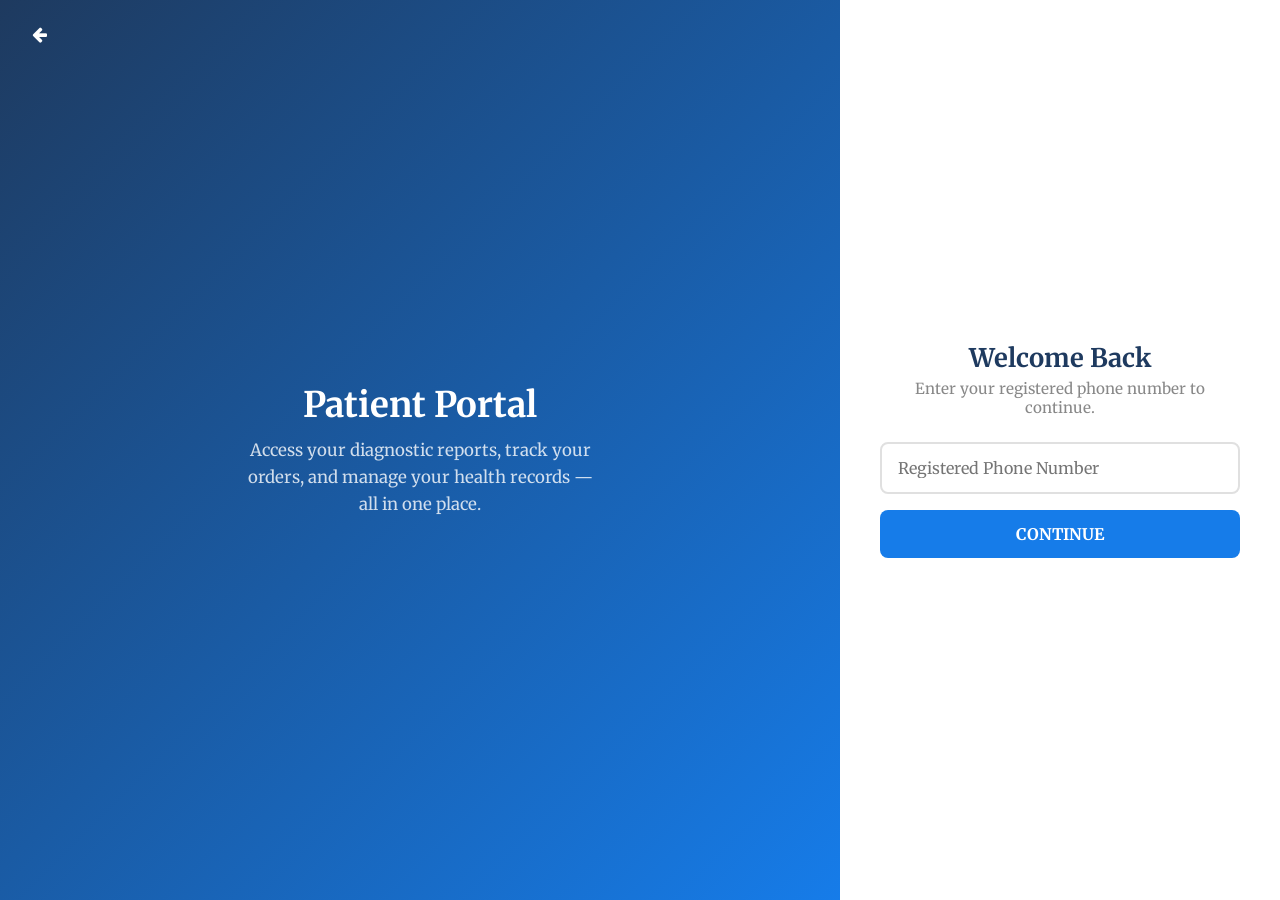
<file: downloaded reports/index.html>
<!DOCTYPE html>
<html>
<head>
<title>Patient Portal - Unicus Diagnostics</title>
<meta name="viewport" content="width=device-width, initial-scale=1, user-scalable=no">
<meta charset="UTF-8">
<meta http-equiv="X-UA-Compatible" content="IE=edge,chrome=1">
<link rel="stylesheet" href="https://cdnjs.cloudflare.com/ajax/libs/font-awesome/4.7.0/css/font-awesome.min.css">
<link rel="preconnect" href="https://fonts.googleapis.com">
<link rel="preconnect" href="https://fonts.gstatic.com" crossorigin>
<link href="https://fonts.googleapis.com/css2?family=Merriweather:wght@300;400;700&display=swap" rel="stylesheet">
<link rel="icon" type="image/png" href="../Unicus Diagnostics Logo.png">
<style>
*, *::before, *::after { box-sizing: border-box; }
html, body {
  margin: 0;
  padding: 0;
  font-family: 'Merriweather', serif;
  height: 100%;
  background: #f4f6f9;
}

/* SPLASH SCREEN */
#splash {
position:fixed;
top:0;
left:0;
width:100%;
height:100vh;
background:#fff;
display:flex;
justify-content:center;
align-items:center;
z-index:99999;
transition:opacity 0.5s ease;
}
#splash.fade-out{
opacity:0;
pointer-events:none;
}
.splash-content{
text-align:center;
}
.splash-content img{
height:160px;
}

/* PHONE ENTRY SCREEN */
#phoneEntry {
  position: fixed;
  inset: 0;
  display: flex;
  z-index: 1000;
}
.entry-left {
  flex: 1;
  background: linear-gradient(135deg, #1E3A5F 0%, #167ce9 100%);
  display: flex;
  flex-direction: column;
  align-items: center;
  justify-content: center;
  padding: 40px;
  text-align: center;
}
.entry-left img {
  height: 100px;
  filter: brightness(0) invert(1);
  margin-bottom: 20px;
}
.entry-left h1 {
  color: #fff;
  font-size: 2.2em;
  margin: 0 0 10px;
}
.entry-left p {
  color: rgba(255,255,255,0.8);
  font-size: 1.05em;
  max-width: 360px;
  line-height: 1.6;
  margin: 0;
}
.entry-right {
  width: 440px;
  background: #fff;
  display: flex;
  align-items: center;
  justify-content: center;
  padding: 40px;
}
.entry-card {
  width: 100%;
  max-width: 360px;
  text-align: center;
}
.entry-card h1 {
  font-size: 1.6em;
  margin: 0 0 5px;
  color: #1E3A5F;
}
.entry-card p {
  color: #888;
  font-size: 0.95em;
  margin: 0 0 25px;
}
.entry-card input {
  width: 100%;
  padding: 14px 16px;
  border: 2px solid #e0e0e0;
  border-radius: 8px;
  font-size: 1em;
  font-family: inherit;
  outline: none;
  transition: border 0.3s;
  margin-bottom: 16px;
}
.entry-card input:focus {
  border-color: #167ce9;
}
.entry-card button {
  width: 100%;
  padding: 14px;
  background: #167ce9;
  color: #fff;
  border: none;
  border-radius: 8px;
  font-size: 1em;
  font-weight: 700;
  font-family: inherit;
  cursor: pointer;
  transition: background 0.3s;
}
.entry-card button:hover { background: #0f6ac9; }
.entry-card button:disabled {
  background: #999;
  cursor: not-allowed;
}

/* DASHBOARD LAYOUT */
#dashboard {
  display: none;
  height: 100vh;
  overflow: hidden;
}

/* MOBILE HEADER (hidden on desktop, shown on phones) */
.mobile-header {
  display: none;
}
.mobile-bottom-nav {
  display: none;
}

/* SIDEBAR */
.sidebar {
  position: fixed;
  left: 0;
  top: 0;
  bottom: 0;
  width: 260px;
  background: #1E3A5F;
  display: flex;
  flex-direction: column;
  z-index: 100;
}
.sidebar-header {
  display: flex;
  align-items: center;
  gap: 10px;
  padding: 24px 20px;
  border-bottom: 1px solid rgba(255,255,255,0.1);
}
.sidebar-header img {
  height: 40px;
}
.sidebar-header span {
  color: #fff;
  font-size: 1.1em;
  font-weight: 700;
  letter-spacing: 0.03em;
}
.sidebar-nav {
  flex: 1;
  padding: 16px 12px;
  display: flex;
  flex-direction: column;
  gap: 4px;
}
.sidebar-item {
  display: flex;
  align-items: center;
  gap: 12px;
  padding: 14px 16px;
  border: none;
  background: transparent;
  color: rgba(255,255,255,0.7);
  font-size: 0.95em;
  font-family: inherit;
  border-radius: 8px;
  cursor: pointer;
  transition: all 0.2s;
  text-align: left;
  width: 100%;
}
.sidebar-item:hover {
  background: rgba(255,255,255,0.08);
  color: #fff;
}
.sidebar-item.active {
  background: rgba(255,255,255,0.12);
  color: #f1c40f;
  font-weight: 700;
}
.sidebar-item .fa {
  width: 20px;
  text-align: center;
  font-size: 1.1em;
}
.sidebar-nav {
  display: flex;
  flex-direction: column;
  flex: 1;
}
.sidebar-logout-item {
  border-top: 1px solid rgba(255,255,255,0.1);
  padding-top: 8px;
  color: rgba(255,255,255,0.5);
  margin-top: auto;
}
.sidebar-logout-item:hover {
  color: #e74c3c;
  background: rgba(231,76,60,0.1);
}

/* MAIN CONTENT */
.main-content {
  margin-left: 260px;
  padding: 30px 35px;
  height: 100vh;
  overflow-y: auto;
}
.back-btn {
  display: inline-flex;
  align-items: center;
  gap: 6px;
  color: #1E3A5F;
  font-size: 0.9em;
  font-family: inherit;
  background: none;
  border: none;
  cursor: pointer;
  padding: 6px 12px;
  border-radius: 6px;
  transition: background 0.2s;
  margin-bottom: 12px;
}
.back-btn:hover { background: #e8f0fe; }
.back-btn .fa { font-size: 1.2em; }
.entry-back-btn {
  position: absolute;
  top: 20px;
  left: 20px;
  color: #fff;
  z-index: 10;
}
.entry-back-btn:hover { background: rgba(255,255,255,0.15); }
.main-content h2 {
  font-size: 1.8em;
  color: #1E3A5F;
  margin: 0 0 8px;
}
.view-desc {
  color: #888;
  margin: 0 0 25px;
  font-size: 0.95em;
}

/* VIEW CONTAINERS */
.view { display: none; }
.view.active { display: block; }

/* PATIENT INFO BAR */
.patient-info {
  background: #e8f0fe;
  border-radius: 10px;
  padding: 16px 20px;
  margin-bottom: 25px;
  display: flex;
  align-items: center;
  gap: 12px;
  flex-wrap: wrap;
}
.patient-info .fa { color: #167ce9; font-size: 1.3em; }
.patient-info span { color: #1E3A5F; font-size: 0.95em; }
.patient-info strong { color: #1E3A5F; }

/* CARDS */
.card-list {
  display: grid;
  grid-template-columns: repeat(auto-fill, minmax(320px, 1fr));
  gap: 16px;
}
.card-item {
  background: #fff;
  border-radius: 10px;
  padding: 20px 24px;
  box-shadow: 0 2px 8px rgba(0,0,0,0.06);
  border-left: 4px solid #167ce9;
  transition: box-shadow 0.2s;
  display: flex;
  flex-direction: column;
}
.card-item:hover { box-shadow: 0 4px 16px rgba(0,0,0,0.1); }
.card-item h3 {
  margin: 0 0 6px;
  font-size: 1.1em;
  color: #1E3A5F;
}
.card-item .meta {
  font-size: 0.85em;
  color: #888;
  margin: 0 0 4px;
}
.card-item .status {
  display: inline-block;
  padding: 3px 12px;
  border-radius: 20px;
  font-size: 0.8em;
  font-weight: 600;
  align-self: flex-start;
}
.status-confirmed { background: #e8f5e9; color: #2e7d32; }
.status-pending { background: #fff8e1; color: #f57f17; }
.card-item .actions { margin-top: auto; padding-top: 12px; }
.card-item .actions button {
  padding: 8px 18px;
  border: none;
  border-radius: 6px;
  font-family: inherit;
  font-size: 0.85em;
  font-weight: 600;
  cursor: pointer;
  transition: background 0.2s;
}
.btn-view {
  background: #167ce9;
  color: #fff;
}
.btn-view:hover { background: #0f6ac9; }
.btn-download {
  background: #27ae60;
  color: #fff;
  margin-left: 8px;
}
.btn-download:hover { background: #219a52; }

/* REPORT DETAIL MODAL */
.report-modal {
  display: none;
  position: fixed;
  inset: 0;
  background: rgba(0,0,0,0.5);
  z-index: 2000;
  align-items: center;
  justify-content: center;
}
.report-modal.open { display: flex; }
.report-modal-content {
  background: #fff;
  border-radius: 14px;
  padding: 30px;
  width: 560px;
  max-width: 90vw;
  max-height: 80vh;
  overflow-y: auto;
  box-shadow: 0 20px 60px rgba(0,0,0,0.3);
  position: relative;
}
.report-modal-close {
  position: absolute;
  top: 14px;
  right: 18px;
  font-size: 1.5em;
  cursor: pointer;
  color: #888;
  border: none;
  background: none;
  font-family: inherit;
}
.report-modal-close:hover { color: #000; }
.report-modal-content h2 { margin-top: 0; }
.report-modal-content .report-body {
  background: #f9f9f9;
  border-radius: 8px;
  padding: 20px;
  white-space: pre-wrap;
  font-family: monospace;
  font-size: 0.9em;
  line-height: 1.6;
  margin: 15px 0;
}
.report-modal-content .report-meta {
  font-size: 0.85em;
  color: #888;
}

/* EMPTY STATE */
.empty-state {
  text-align: center;
  padding: 60px 20px;
  color: #aaa;
}
.empty-state .fa { font-size: 3em; margin-bottom: 15px; }
.empty-state p { font-size: 1em; margin: 0; }

/* FLOATING WHATSAPP BUTTON */
.whatsapp-float {
  display: none;
  position: fixed;
  bottom: 24px;
  right: 20px;
  z-index: 9500;
  width: 56px;
  height: 56px;
  background: #25d366;
  border-radius: 50%;
  align-items: center;
  justify-content: center;
  box-shadow: 0 6px 20px rgba(37, 211, 102, 0.4);
  transition: transform 0.2s ease, box-shadow 0.2s ease;
  cursor: pointer;
  text-decoration: none;
  color: #fff;
}
.whatsapp-float:hover { transform: scale(1.08); box-shadow: 0 8px 25px rgba(37, 211, 102, 0.5); }
.whatsapp-float:active { transform: scale(0.92); box-shadow: 0 3px 10px rgba(37, 211, 102, 0.3); }
.whatsapp-float svg { width: 28px; height: 28px; fill: #fff; }

/* RESPONSIVE */
@media (max-width: 900px) {
  #phoneEntry {
    flex-direction: column;
  }
  .entry-left {
    flex: none;
    padding: 30px 20px;
  }
  .entry-left img { height: 60px; }
  .entry-left h1 { font-size: 1.5em; }
  .entry-left p { font-size: 0.9em; }
  .entry-right {
    width: 100%;
    padding: 30px 20px;
  }
}
@media (max-width: 768px) {
  .sidebar {
    width: 220px;
  }
  .main-content {
    margin-left: 220px;
    padding: 20px;
  }
  .card-list {
    grid-template-columns: 1fr;
  }
}
@media (max-width: 480px) {
  /* Mobile header - fixed at top */
  .mobile-header {
    display: flex;
    align-items: center;
    justify-content: space-between;
    position: fixed;
    top: 0;
    left: 0;
    right: 0;
    height: 56px;
    background: #167ce9;
    padding: 0 12px;
    z-index: 1100;
    box-shadow: 0 2px 8px rgba(0,0,0,0.15);
  }
  .mobile-header-logo {
    display: flex;
    align-items: center;
    gap: 10px;
  }
  .mobile-header-logo img {
    height: 36px;
    width: auto;
  }
  .mobile-header-logo span {
    color: #fff;
    font-weight: 700;
    font-size: 1.1em;
    letter-spacing: 0.03em;
  }
  .mobile-menu-icon {
    display: block;
    font-size: 28px;
    color: #fff;
    cursor: pointer;
    background: none;
    border: none;
    padding: 4px 8px;
    line-height: 1;
    z-index: 1101;
  }

  /* Sidebar becomes a right-side drawer on mobile */
  .sidebar {
    position: fixed;
    left: auto;
    right: -100%;
    top: 0;
    bottom: 0;
    width: 48%;
    min-width: 200px;
    max-width: 280px;
    background: #1E3A5F;
    flex-direction: column;
    padding-top: 70px;
    box-shadow: -4px 0 20px rgba(0,0,0,0.3);
    transition: right 0.3s ease;
    z-index: 1099;
    overflow-y: auto;
  }
  .sidebar.open {
    right: 0;
  }
  .sidebar-header {
    display: none;
  }
  .sidebar-nav {
    flex-direction: column;
    padding: 8px 12px;
    gap: 2px;
    flex: none;
  }
  .sidebar-item {
    flex: none;
    justify-content: flex-start;
    padding: 14px 16px;
    font-size: 0.95em;
    white-space: nowrap;
    gap: 12px;
  }
  .sidebar-item .fa {
    width: 20px;
    text-align: center;
    font-size: 1.1em;
  }
  .sidebar-logout-item {
    margin-top: 6px;
  }

  /* Drawer overlay */
  .drawer-overlay {
    display: none;
    position: fixed;
    inset: 0;
    background: rgba(0,0,0,0.4);
    z-index: 1098;
  }
  .drawer-overlay.open {
    display: block;
  }

  body {
    padding-top: 56px;
    padding-bottom: 75px;
  }
  .main-content {
    margin-left: 0;
    margin-top: 0;
    padding: 16px;
    padding-bottom: 80px;
    height: calc(100vh - 56px);
  }
  .card-list {
    grid-template-columns: 1fr;
  }
  .card-item { padding: 16px; }
  .whatsapp-float { display: flex; }

  /* MOBILE BOTTOM NAV */
  .mobile-bottom-nav {
    display: block;
    position: fixed;
    bottom: 0;
    left: 0;
    right: 0;
    z-index: 9000;
    padding: 6px;
    padding-bottom: calc(6px + env(safe-area-inset-bottom, 0px));
    background: rgba(255, 255, 255, 0.18);
    backdrop-filter: blur(50px) saturate(200%);
    -webkit-backdrop-filter: blur(50px) saturate(200%);
    border-radius: 24px 24px 0 0;
    box-shadow: 0 -4px 30px -10px rgba(0,0,0,0.1), inset 0 1px 1px -1px rgba(255,255,255,0.8), inset 0 -1px 2px -1px rgba(255,255,255,0.4), inset 0 0 0 1px rgba(255,255,255,0.4);
  }
  .mobile-bottom-nav::before {
    content: '';
    position: absolute;
    top: 2px;
    left: 12px;
    right: 12px;
    height: 40%;
    border-radius: 20px 20px 4px 4px;
    background: linear-gradient(180deg, rgba(255,255,255,0.6) 0%, rgba(255,255,255,0) 100%);
    pointer-events: none;
    z-index: 6;
  }
  .bottom-nav-inner { position: relative; }
  .nav-items {
    position: relative;
    display: flex;
    align-items: center;
    gap: 2px;
  }
  .mobile-active-pill {
    position: absolute;
    top: 2px;
    bottom: 2px;
    left: 0;
    height: 42px;
    background: rgba(255,255,255,0.7);
    border-radius: 99px;
    box-shadow: 0 4px 12px rgba(0,0,0,0.08), 0 1px 2px rgba(0,0,0,0.05), inset 0 1px 1px rgba(255,255,255,0.8);
    transition: transform 0.5s cubic-bezier(0.34,1.2,0.64,1), width 0.5s cubic-bezier(0.34,1.2,0.64,1);
    z-index: 1;
  }
  .mobile-nav-btn {
    position: relative;
    flex: 1;
    display: flex;
    align-items: center;
    justify-content: center;
    background: transparent;
    border: none;
    padding: 8px 4px;
    height: 46px;
    border-radius: 99px;
    font-family: -apple-system, BlinkMacSystemFont, "SF Pro Display", "Segoe UI", Roboto, sans-serif;
    font-size: 10px;
    font-weight: 600;
    letter-spacing: 0.02em;
    color: rgba(0,0,0,0.5);
    cursor: pointer;
    -webkit-tap-highlight-color: transparent;
    outline: none;
    z-index: 2;
    transition: color 0.3s ease;
  }
  .mobile-nav-btn .btn-content {
    display: flex;
    flex-direction: column;
    align-items: center;
    gap: 2px;
    pointer-events: none;
    transition: transform 0.2s cubic-bezier(0.32,0.72,0,1);
  }
  .mobile-nav-btn:active .btn-content { transform: scale(0.88); }
  .mobile-nav-btn.active { color: rgba(0,0,0,0.95); }
  .whatsapp-float { bottom: 90px; }
}
</style>
</head>
<body>

<!-- SPLASH SCREEN -->
<div id="splash" data-duration="500">
<div class="splash-content">
<img src="../Unicus Diagnostics Logo.png" alt="Unicus Diagnostics">
</div>
</div>

<!-- PHONE ENTRY SCREEN -->
<div id="phoneEntry">
  <button class="back-btn entry-back-btn" onclick="goBack()"><i class="fa fa-arrow-left"></i></button>
  <div class="entry-left">
    <h1>Patient Portal</h1>
    <p>Access your diagnostic reports, track your orders, and manage your health records — all in one place.</p>
  </div>
  <div class="entry-right">
    <div class="entry-card">
      <h1>Welcome Back</h1>
      <p>Enter your registered phone number to continue.</p>
      <form id="phoneForm">
        <input type="tel" id="phoneInput" placeholder="Registered Phone Number" maxlength="15" required autocomplete="tel">
        <button type="submit" id="phoneSubmitBtn">CONTINUE</button>
      </form>
      <div id="phoneError" style="color:#c62828;font-size:0.85em;margin-top:12px;display:none;"></div>
    </div>
  </div>
</div>

<!-- DASHBOARD -->
<div id="dashboard">
  <!-- MOBILE HEADER (shown on phones only) -->
  <div class="mobile-header">
    <div class="mobile-header-logo">
      <img src="../Unicus Diagnostics Logo.png" alt="Unicus">
      <span>Unicus Diagnostics</span>
    </div>
    <button class="mobile-menu-icon" onclick="toggleDrawer()">&#9776;</button>
  </div>

  <!-- DRAWER OVERLAY (mobile only) -->
  <div class="drawer-overlay" id="drawerOverlay" onclick="toggleDrawer()"></div>

  <!-- SIDEBAR / DRAWER -->
  <aside class="sidebar" id="sidebar">
    <div class="sidebar-header">
      <img src="../Unicus Diagnostics Logo.png" alt="Unicus" style="height:34px;filter:none;">
      <span>Unicus Diagnostics</span>
    </div>
    <nav class="sidebar-nav">
      <button class="sidebar-item active" onclick="switchView('reports')">
        <i class="fa fa-file-text"></i> My Reports
      </button>
      <button class="sidebar-item" onclick="switchView('orders')">
        <i class="fa fa-shopping-cart"></i> My Orders
      </button>
      <button class="sidebar-item sidebar-logout-item" onclick="logout()">
        <i class="fa fa-sign-out"></i> Logout
      </button>
    </nav>
  </aside>

  <!-- MAIN CONTENT -->
  <main class="main-content">
    <!-- Back button -->
    <button class="back-btn" onclick="goBack()"><i class="fa fa-arrow-left"></i></button>
    <!-- Patient info bar -->
    <div class="patient-info" id="patientInfo">
      <i class="fa fa-user-circle"></i>
      <span>Patient: <strong id="patientName">—</strong></span>
      <span>Phone: <strong id="patientPhone">—</strong></span>
    </div>

    <!-- MY REPORTS VIEW -->
    <div id="view-reports" class="view active">
      <h2>My Reports</h2>
      <p class="view-desc">View and download your diagnostic reports.</p>
      <div id="reportsList"><div class="empty-state"><i class="fa fa-file-text-o"></i><p>Loading reports...</p></div></div>
    </div>

    <!-- MY ORDERS VIEW -->
    <div id="view-orders" class="view">
      <h2>My Orders</h2>
      <p class="view-desc">All your test bookings and order history.</p>
      <div id="ordersList"><div class="empty-state"><i class="fa fa-shopping-cart"></i><p>Loading orders...</p></div></div>
    </div>
  </main>
</div>

<!-- REPORT DETAIL MODAL -->
<div class="report-modal" id="reportModal">
  <div class="report-modal-content">
    <button class="report-modal-close" onclick="closeReportModal()">&times;</button>
    <h2 id="modalReportTitle">Report</h2>
    <div class="report-body" id="modalReportBody"></div>
    <div class="report-meta" id="modalReportMeta"></div>
  </div>
</div>

<script>
var currentPhone = '';
var currentPatientName = '';
var bookings = [];
var reports = {};

document.getElementById('phoneForm').addEventListener('submit', function(e) {
  e.preventDefault();
  var phone = document.getElementById('phoneInput').value.trim();
  if (!phone) return;
  var btn = document.getElementById('phoneSubmitBtn');
  btn.disabled = true;
  btn.textContent = 'LOADING...';
  document.getElementById('phoneError').style.display = 'none';
  fetch('/api/bookings/' + encodeURIComponent(phone))
    .then(function(r) {
      if (!r.ok) throw new Error('No data found');
      return r.json();
    })
    .then(function(data) {
      if (!data.length) {
        document.getElementById('phoneError').textContent = 'No bookings found for this phone number.';
        document.getElementById('phoneError').style.display = 'block';
        btn.disabled = false;
        btn.textContent = 'CONTINUE';
        return;
      }
      currentPhone = phone;
      currentPatientName = data[0].patient_name;
      bookings = data;
      enterDashboard();
    })
    .catch(function() {
      document.getElementById('phoneError').textContent = 'No bookings found. Make sure the backend server is running.';
      document.getElementById('phoneError').style.display = 'block';
      btn.disabled = false;
      btn.textContent = 'CONTINUE';
    });
});

function enterDashboard() {
  document.getElementById('phoneEntry').style.display = 'none';
  document.getElementById('dashboard').style.display = 'flex';
  document.getElementById('patientName').textContent = currentPatientName;
  document.getElementById('patientPhone').textContent = currentPhone;
  loadReports();
  loadOrders();
}

function switchView(view) {
  document.querySelectorAll('.view').forEach(function(v) { v.classList.remove('active'); });
  document.querySelectorAll('.sidebar-item').forEach(function(v) { v.classList.remove('active'); });
  document.getElementById('view-' + view).classList.add('active');
  var items = document.querySelectorAll('.sidebar-item');
  for (var i = 0; i < items.length; i++) {
    if (items[i].getAttribute('onclick') && items[i].getAttribute('onclick').indexOf("'" + view + "'") !== -1) {
      items[i].classList.add('active');
    }
  }
}

function toggleDrawer() {
  var sidebar = document.getElementById('sidebar');
  var overlay = document.getElementById('drawerOverlay');
  sidebar.classList.toggle('open');
  overlay.classList.toggle('open');
}

function goBack() {
  window.location.href = '../index.html';
}
function logout() {
  toggleDrawer();
  window.location.href = '../index.html';
}

function loadReports() {
  var container = document.getElementById('reportsList');
  if (!bookings.length) {
    container.innerHTML = '<div class="empty-state"><i class="fa fa-file-text-o"></i><p>No reports available.</p></div>';
    return;
  }
  var html = '<div class="card-list">';
  var loaded = 0;
  bookings.forEach(function(b) {
    fetch('/api/report/' + b.booking_id)
      .then(function(r) {
        if (!r.ok) return null;
        return r.json();
      })
      .then(function(report) {
        if (report) {
          reports[report.booking_id] = report;
        }
        loaded++;
        if (loaded === bookings.length) {
          renderReports();
        }
      })
      .catch(function() {
        loaded++;
        if (loaded === bookings.length) {
          renderReports();
        }
      });
  });
}

function renderReports() {
  var container = document.getElementById('reportsList');
  var html = '<div class="card-list">';
  var hasReports = false;
  bookings.forEach(function(b) {
    var report = reports[b.booking_id];
    hasReports = true;
    html += '<div class="card-item">';
    html += '<h3>' + b.test_name + '</h3>';
    html += '<div class="meta">Booking ID: ' + b.booking_id + '</div>';
    html += '<div class="meta">' + b.created_at + '</div>';
    html += '<div><span class="status status-confirmed">' + b.status + '</span></div>';
    html += '<div class="actions">';
    if (report) {
      html += '<button class="btn-view" onclick="showReport(\'' + report.booking_id + '\')"><i class="fa fa-eye"></i> View Report</button>';
      html += '<button class="btn-download" onclick="downloadReport(\'' + report.booking_id + '\')"><i class="fa fa-download"></i> Download</button>';
    } else {
      html += '<span style="color:#888;font-size:0.85em;">Report pending</span>';
    }
    html += '</div></div>';
  });
  if (!hasReports) {
    html += '<div class="empty-state"><i class="fa fa-file-text-o"></i><p>No reports available.</p></div>';
  }
  html += '</div>';
  container.innerHTML = html;
}

function loadOrders() {
  var container = document.getElementById('ordersList');
  if (!bookings.length) {
    container.innerHTML = '<div class="empty-state"><i class="fa fa-shopping-cart"></i><p>No orders found.</p></div>';
    return;
  }
  var html = '<div class="card-list">';
  bookings.forEach(function(b) {
    html += '<div class="card-item">';
    html += '<h3>' + b.test_name + '</h3>';
    html += '<div class="meta">Booking ID: ' + b.booking_id + '</div>';
    html += '<div class="meta">Address: ' + b.collection_address + '</div>';
    html += '<div class="meta">Booked on: ' + b.created_at + '</div>';
    html += '<div><span class="status status-confirmed">' + b.status + '</span></div>';
    html += '</div>';
  });
  html += '</div>';
  container.innerHTML = html;
}

function showReport(bookingId) {
  var report = reports[bookingId];
  if (!report) return;
  document.getElementById('modalReportTitle').textContent = report.test_name;
  // If parameter_values exists, render structured table
  if (report.parameter_values) {
    try {
      var params = JSON.parse(report.parameter_values);
      var html = '<table style="width:100%;border-collapse:collapse;">';
      html += '<tr style="background:#1a237e;color:#fff;"><th style="padding:8px;text-align:left;">Parameter</th><th style="padding:8px;text-align:left;">Result</th></tr>';
      var alt = false;
      for (var key in params) {
        html += '<tr style="background:' + (alt ? '#fafafa' : '#fff') + ';">';
        html += '<td style="padding:6px 8px;border-bottom:1px solid #e0e0e0;">' + key + '</td>';
        html += '<td style="padding:6px 8px;border-bottom:1px solid #e0e0e0;">' + params[key] + '</td>';
        html += '</tr>';
        alt = !alt;
      }
      html += '</table>';
      document.getElementById('modalReportBody').innerHTML = html;
    } catch(e) {
      document.getElementById('modalReportBody').textContent = report.results;
    }
  } else {
    document.getElementById('modalReportBody').textContent = report.results;
  }
  document.getElementById('modalReportMeta').textContent = 'Generated: ' + report.generated_at;
  document.getElementById('reportModal').classList.add('open');
}

function closeReportModal() {
  document.getElementById('reportModal').classList.remove('open');
}

function downloadReport(bookingId) {
  var report = reports[bookingId];
  if (!report) return;
  // If PDF exists, download from server
  if (report.pdf_path) {
    var a = document.createElement('a');
    a.href = '/api/report/' + bookingId + '/download';
    a.download = 'report_' + bookingId + '.pdf';
    a.click();
    return;
  }
  // Fallback: download as plain text
  var content = report.test_name + '\n' + '='.repeat(report.test_name.length) + '\n\n';
  content += 'Patient: ' + currentPatientName + '\n';
  content += 'Booking ID: ' + report.booking_id + '\n\n';
  content += report.results + '\n\n';
  content += 'Generated: ' + report.generated_at;
  var blob = new Blob([content], { type: 'text/plain' });
  var a = document.createElement('a');
  a.href = URL.createObjectURL(blob);
  a.download = 'report_' + report.booking_id + '.txt';
  a.click();
  URL.revokeObjectURL(a.href);
}

document.getElementById('reportModal').addEventListener('click', function(e) {
  if (e.target === this) closeReportModal();
});
document.addEventListener('keydown', function(e) {
  if (e.key === 'Escape') closeReportModal();
});

// SPLASH SCREEN
(function() {
var splash = document.getElementById('splash');
if (splash) {
var duration = splash.getAttribute('data-duration');
if (!duration) duration = 500;
setTimeout(function() {
splash.classList.add('fade-out');
setTimeout(function() { splash.style.display = 'none'; }, 500);
}, parseInt(duration));
}
})();

// Auto-login from URL ?phone= parameter
(function() {
  var params = new URLSearchParams(window.location.search);
  var phone = params.get('phone');
  if (phone) {
    document.getElementById('phoneInput').value = phone;
    document.getElementById('phoneForm').dispatchEvent(new Event('submit'));
  }
})();
</script>

<!--FLOATING WHATSAPP BUTTON (phone only)-->
<a class="whatsapp-float" href="https://wa.me/919885104989" target="_blank" rel="noopener" title="Chat on WhatsApp">
<svg viewBox="0 0 24 24" xmlns="http://www.w3.org/2000/svg"><path d="M17.472 14.382c-.297-.149-1.758-.867-2.03-.967-.273-.099-.471-.148-.67.15-.197.297-.767.966-.94 1.164-.173.199-.347.223-.644.075-.297-.15-1.255-.463-2.39-1.475-.883-.788-1.48-1.761-1.653-2.059-.173-.297-.018-.458.13-.606.134-.133.298-.347.446-.52.149-.174.198-.298.298-.497.099-.198.05-.371-.025-.52-.075-.149-.669-1.612-.916-2.207-.242-.579-.487-.5-.669-.51-.173-.008-.371-.01-.57-.01-.198 0-.52.074-.792.372-.272.297-1.04 1.016-1.04 2.479 0 1.462 1.065 2.875 1.213 3.074.149.198 2.096 3.2 5.077 4.487.709.306 1.262.489 1.694.625.712.227 1.36.195 1.871.118.571-.085 1.758-.719 2.006-1.413.248-.694.248-1.289.173-1.413-.074-.124-.272-.198-.57-.347m-5.421 7.403h-.004a9.87 9.87 0 01-5.031-1.378l-.361-.214-3.741.982.998-3.648-.235-.374a9.86 9.86 0 01-1.51-5.26c.001-5.45 4.436-9.884 9.888-9.884 2.64 0 5.122 1.03 6.988 2.898a9.825 9.825 0 012.893 6.994c-.003 5.45-4.437 9.884-9.885 9.884m8.413-18.297A11.815 11.815 0 0012.05 0C5.495 0 .16 5.335.157 11.892c0 2.096.547 4.142 1.588 5.945L.057 24l6.305-1.654a11.882 11.882 0 005.683 1.448h.005c6.554 0 11.89-5.335 11.893-11.893a11.821 11.821 0 00-3.48-8.413z"/></svg>
</a>

<!--MOBILE BOTTOM NAV (only visible on phones <= 480px)-->
<nav class="mobile-bottom-nav" id="mobileBottomNav">
<div class="bottom-nav-inner">
<div class="nav-items">
<div class="mobile-active-pill" id="mobileActivePill"></div>

<!--HOME-->
<button class="mobile-nav-btn" data-href="../index.html">
<span class="btn-content">
<svg width="20" height="20" viewBox="0 0 24 24" fill="none" stroke="currentColor" stroke-width="2" stroke-linecap="round" stroke-linejoin="round"><path d="M3 9l9-7 9 7v11a2 2 0 0 1-2 2H5a2 2 0 0 1-2-2z"/><polyline points="9 22 9 12 15 12 15 22"/></svg>
<span>Home</span>
</span>
</button>

<!--BOOK A TEST-->
<button class="mobile-nav-btn" data-href="../appointments.html">
<span class="btn-content">
<svg width="20" height="20" viewBox="0 0 24 24" fill="none" stroke="currentColor" stroke-width="2" stroke-linecap="round" stroke-linejoin="round"><rect x="3" y="4" width="18" height="18" rx="2" ry="2"/><line x1="16" y1="2" x2="16" y2="6"/><line x1="8" y1="2" x2="8" y2="6"/><line x1="3" y1="10" x2="21" y2="10"/></svg>
<span>Book a Test</span>
</span>
</button>

<!--REPORTS (active)-->
<button class="mobile-nav-btn" data-href="../downloaded%20reports/index.html">
<span class="btn-content">
<svg width="20" height="20" viewBox="0 0 24 24" fill="none" stroke="currentColor" stroke-width="2" stroke-linecap="round" stroke-linejoin="round"><path d="M21 15v4a2 2 0 0 1-2 2H5a2 2 0 0 1-2-2v-4"/><polyline points="7 10 12 15 17 10"/><line x1="12" y1="15" x2="12" y2="3"/></svg>
<span>Reports</span>
</span>
</button>

<!--CONTACT-->
<button class="mobile-nav-btn" data-href="../contact.html">
<span class="btn-content">
<svg width="20" height="20" viewBox="0 0 24 24" fill="none" stroke="currentColor" stroke-width="2" stroke-linecap="round" stroke-linejoin="round"><path d="M22 16.92v3a2 2 0 0 1-2.18 2 19.79 19.79 0 0 1-8.63-3.07 19.5 19.5 0 0 1-6-6 19.79 19.79 0 0 1-3.07-8.67A2 2 0 0 1 4.11 2h3a2 2 0 0 1 2 1.72 12.84 12.84 0 0 0 .7 2.81 2 2 0 0 1-.45 2.11L8.09 9.91a16 16 0 0 0 6 6l1.27-1.27a2 2 0 0 1 2.11-.45 12.84 12.84 0 0 0 2.81.7A2 2 0 0 1 22 16.92z"/></svg>
<span>Contact</span>
</span>
</button>

</div>
</div>
</nav>

<script>
// DYNAMIC ACTIVE NAV HIGHLIGHTING
function highlightActiveNav() {
  var path = decodeURIComponent(window.location.pathname);
  if (path.charAt(0) === '/') path = path.substring(1);

  var navBtns = document.querySelectorAll('.mobile-nav-btn');
  for (var i = 0; i < navBtns.length; i++) {
    var dataHref = navBtns[i].getAttribute('data-href');
    navBtns[i].classList.remove('active');
    if (dataHref) {
      var norm = decodeURIComponent(dataHref.indexOf('../') === 0 ? dataHref.substring(3) : dataHref);
      if (path === norm || path.indexOf(norm.replace(/\.html$/, '') + '/') === 0) {
        navBtns[i].classList.add('active');
      }
    }
  }
}
highlightActiveNav();

// MOBILE BOTTOM NAV - Active Pill Slider
(function() {
  var navBtns = document.querySelectorAll('.mobile-nav-btn');
  var activePill = document.getElementById('mobileActivePill');
  if (!navBtns.length || !activePill) return;
  function updatePill(btn, smooth) {
    if (!btn) return;
    if (!smooth) {
      activePill.style.transition = 'none';
    } else {
      activePill.style.transition = 'transform 0.5s cubic-bezier(0.34, 1.2, 0.64, 1), width 0.5s cubic-bezier(0.34, 1.2, 0.64, 1)';
    }
    activePill.style.width  = btn.offsetWidth + 'px';
    activePill.style.transform = 'translateX(' + btn.offsetLeft + 'px)';
  }
  var activeBtn = document.querySelector('.mobile-nav-btn.active');
  if (activeBtn) {
    setTimeout(function() { updatePill(activeBtn, false); }, 50);
  }
  for (var i = 0; i < navBtns.length; i++) {
    (function(btn) {
      btn.addEventListener('click', function() {
        var href = btn.getAttribute('data-href');
        if (href) { window.location.href = href; }
      });
    })(navBtns[i]);
  }
  window.addEventListener('resize', function() {
    var active = document.querySelector('.mobile-nav-btn.active');
    if (active) updatePill(active, false);
  });
})();
</script>

</body>
</html>
</file>
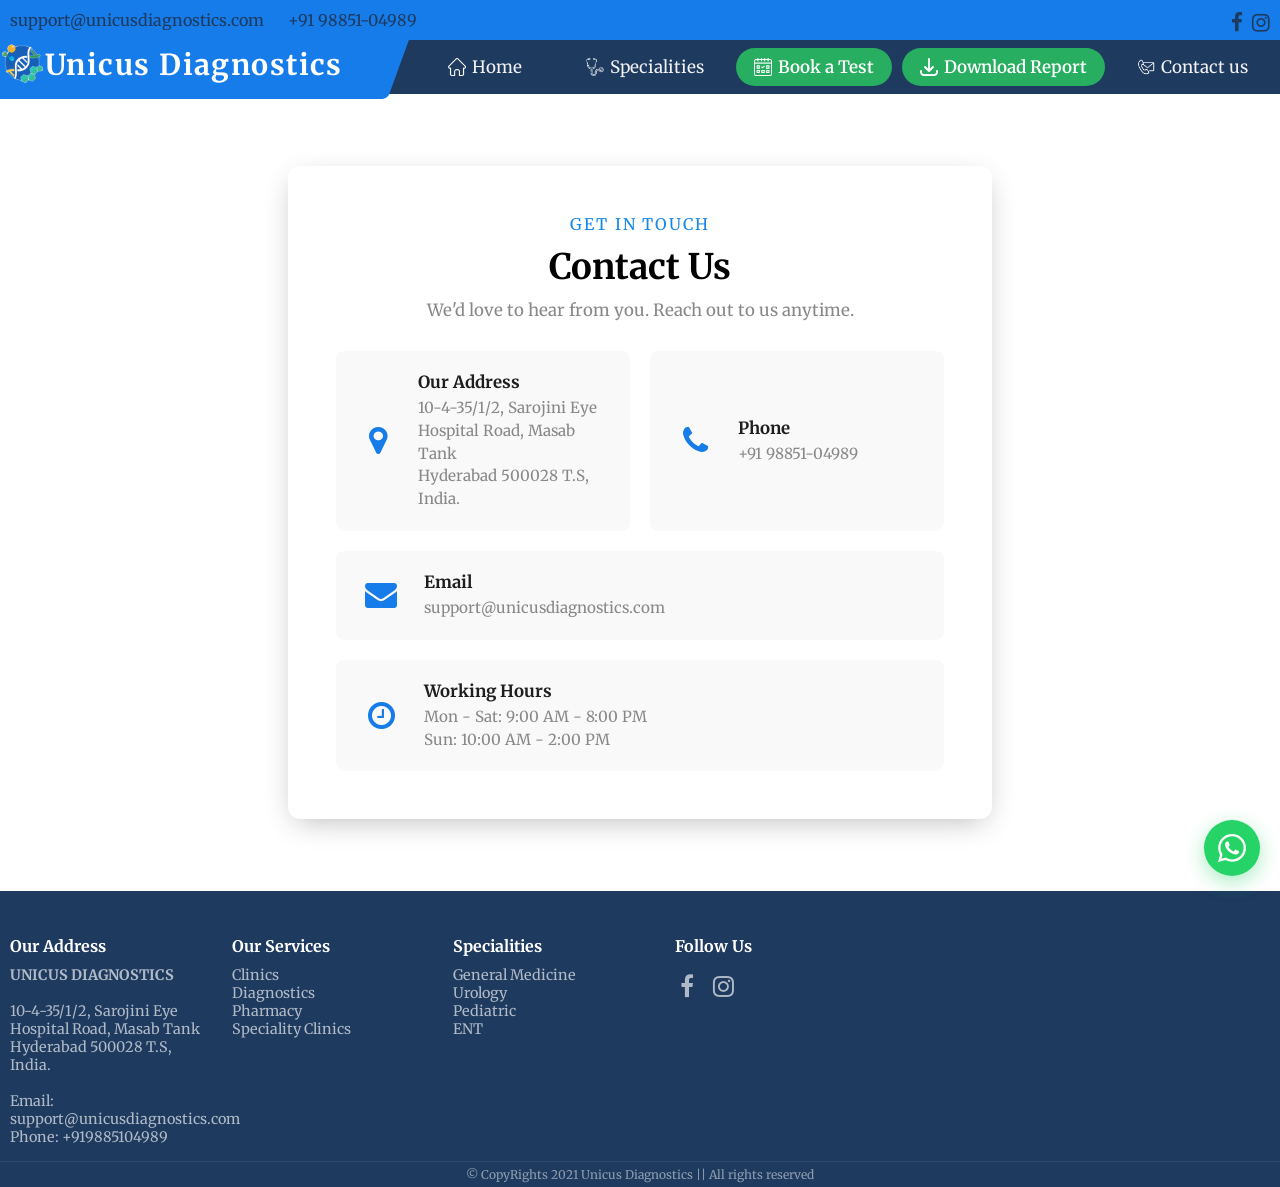
<file: contact.html>
<!DOCTYPE html>
<html>
<head>
<title>Contact Us - Unicus Diagnostics</title>

<!--META TAGS-->
<meta name="viewport" content="width=device-width, initial-scale=1, user-scalable=no">
<meta charset="UTF-8">
<meta http-equiv="X-UA-Compatible" content="IE=edge,chrome=1">

<!--FONTAWESOME-->
<link rel="stylesheet" href="https://cdnjs.cloudflare.com/ajax/libs/font-awesome/4.7.0/css/font-awesome.min.css">

<!--GOOGLE FONTS-->
<link rel="preconnect" href="https://fonts.googleapis.com">
<link rel="preconnect" href="https://fonts.gstatic.com" crossorigin>
<link href="https://fonts.googleapis.com/css2?family=Merriweather:wght@300;400;700&display=swap" rel="stylesheet">

<!--FAVICON-->
<link rel="icon" type="image/png" href="Unicus Diagnostics Logo.png">

<!--EXTERNAL CSS-->
<link rel="stylesheet" href="style.css">

</head>
<body>

<!--SPLASH SCREEN-->
<div id="splash" data-duration="10">
<div class="splash-content">
<img src="Unicus Diagnostics Logo.png" alt="Unicus Diagnostics">
</div>
</div>

<!--HEADER-->
<header>
<div class="banner">
<span class="section-left">
<a href="emailto:">support@unicusdiagnostics.com</a>
<a href="tel:">+91 98851-04989</a>
</span>
<span class="section-right">
<a href="https://www.facebook.com/unicusdiagnostics" target="_blank" title="Facebook" style="margin-right:10px;"><i class="fa fa-facebook"></i></a>
<a href="https://www.instagram.com/unicusdiagnostics/" target="_blank" title="Instagram"><i class="fa fa-instagram"></i></a>
</span>
</div>
<div class="logo parallelogram">
<span class="skew-fix">
<a href="index.html" style="color:inherit;text-decoration:none;display:inline-flex;align-items:center;">
<img src="Unicus Diagnostics Logo.png" alt="Unicus">
<span class="logo-text">Unicus Diagnostics</span>
</a>
</span>
</div>
<a href="javascript:void(0);" class="mobile-menu-icon" onclick="myFunction()">&#9776;</a>
<div class="topnav" id="myTopnav">
<a href="index.html"><img src="images/home icon.png" class="nav-icon"> Home</a>
<a href="specialities.html"><img src="images/specialities icon.png" class="nav-icon"> Specialities</a>
<a href="appointments.html" class="highlight-link"><img src="images/booking icon.png" class="nav-icon"> Book a Test</a>
<a href="downloaded%20reports/index.html" class="download-btn"><img src="images/download icon.png" class="nav-icon"> Download Report</a>
<a href="contact.html"><img src="images/contact us icon.png" class="nav-icon"> Contact us</a>
</div>
</header>

<!--CONTACT SECTION-->
<div class="contact-page">
<div class="contact-card">
<em>GET IN TOUCH</em>
<h1>Contact Us</h1>
<p>We'd love to hear from you. Reach out to us anytime.</p>
<div class="contact-details">
<div class="contact-item">
<i class="fa fa-map-marker"></i>
<div>
<h3>Our Address</h3>
<p>10-4-35/1/2, Sarojini Eye<br>Hospital Road, Masab Tank<br>Hyderabad 500028 T.S, India.</p>
</div>
</div>
<div class="contact-item">
<i class="fa fa-phone"></i>
<div>
<h3>Phone</h3>
<p>+91 98851-04989</p>
</div>
</div>
<div class="contact-item">
<i class="fa fa-envelope"></i>
<div>
<h3>Email</h3>
<p>support@unicusdiagnostics.com</p>
</div>
</div>
<div class="contact-item">
<i class="fa fa-clock-o"></i>
<div>
<h3>Working Hours</h3>
<p>Mon - Sat: 9:00 AM - 8:00 PM<br>Sun: 10:00 AM - 2:00 PM</p>
</div>
</div>
</div>
</div>
</div>

<!--FOOTER-->
<footer>
<div class="column">
<a class="footer_title">Our Address</a>
<a><strong>UNICUS DIAGNOSTICS</strong><br><br>10-4-35/1/2, Sarojini Eye<br>Hospital Road, Masab Tank<br>Hyderabad 500028 T.S, India.<br><br>Email:<br>support@unicusdiagnostics.com<br>Phone: +919885104989</a>
</div>
<div class="column">
<a class="footer_title">Our Services</a>
<a>Clinics<br>Diagnostics<br>Pharmacy<br>Speciality Clinics</a>
</div>
<div class="column">
<a class="footer_title">Specialities</a>
<a>General Medicine<br>Urology<br>Pediatric<br>ENT</a>
</div>
<div class="column">
<a class="footer_title">Follow Us</a>
<span class="footer-brand-inline"><strong>UNICUS DIAGNOSTICS</strong></span>
<a href="https://www.facebook.com/unicusdiagnostics" target="_blank" title="Facebook" style="font-size:24px;margin-right:10px;"><i class="fa fa-facebook"></i></a>
<a href="https://www.instagram.com/unicusdiagnostics/" target="_blank" title="Instagram" style="font-size:24px;"><i class="fa fa-instagram"></i></a>
</div>

<div class="sub-footer">
&copy; CopyRights 2021 Unicus Diagnostics || All rights reserved
</div>
</footer>

<!--FLOATING WHATSAPP BUTTON (phone only)-->
<a class="whatsapp-float" href="https://wa.me/919885104989" target="_blank" rel="noopener" title="Chat on WhatsApp">
<svg viewBox="0 0 24 24" xmlns="http://www.w3.org/2000/svg"><path d="M17.472 14.382c-.297-.149-1.758-.867-2.03-.967-.273-.099-.471-.148-.67.15-.197.297-.767.966-.94 1.164-.173.199-.347.223-.644.075-.297-.15-1.255-.463-2.39-1.475-.883-.788-1.48-1.761-1.653-2.059-.173-.297-.018-.458.13-.606.134-.133.298-.347.446-.52.149-.174.198-.298.298-.497.099-.198.05-.371-.025-.52-.075-.149-.669-1.612-.916-2.207-.242-.579-.487-.5-.669-.51-.173-.008-.371-.01-.57-.01-.198 0-.52.074-.792.372-.272.297-1.04 1.016-1.04 2.479 0 1.462 1.065 2.875 1.213 3.074.149.198 2.096 3.2 5.077 4.487.709.306 1.262.489 1.694.625.712.227 1.36.195 1.871.118.571-.085 1.758-.719 2.006-1.413.248-.694.248-1.289.173-1.413-.074-.124-.272-.198-.57-.347m-5.421 7.403h-.004a9.87 9.87 0 01-5.031-1.378l-.361-.214-3.741.982.998-3.648-.235-.374a9.86 9.86 0 01-1.51-5.26c.001-5.45 4.436-9.884 9.888-9.884 2.64 0 5.122 1.03 6.988 2.898a9.825 9.825 0 012.893 6.994c-.003 5.45-4.437 9.884-9.885 9.884m8.413-18.297A11.815 11.815 0 0012.05 0C5.495 0 .16 5.335.157 11.892c0 2.096.547 4.142 1.588 5.945L.057 24l6.305-1.654a11.882 11.882 0 005.683 1.448h.005c6.554 0 11.89-5.335 11.893-11.893a11.821 11.821 0 00-3.48-8.413z"/></svg>
</a>

<!--MOBILE BOTTOM NAV (only visible on phones ≤ 480px)-->
<!--Fixed glass-effect tab bar with 3 navigation buttons + sliding pill-->
<nav class="mobile-bottom-nav" id="mobileBottomNav">
<div class="bottom-nav-inner">
<div class="nav-items">

<!--The white pill that slides behind the active button-->
<div class="mobile-active-pill" id="mobileActivePill"></div>

<!--HOME button-->
<button class="mobile-nav-btn" data-href="index.html">
<span class="btn-content">
<svg width="20" height="20" viewBox="0 0 24 24" fill="none" stroke="currentColor" stroke-width="2" stroke-linecap="round" stroke-linejoin="round"><path d="M3 9l9-7 9 7v11a2 2 0 0 1-2 2H5a2 2 0 0 1-2-2z"/><polyline points="9 22 9 12 15 12 15 22"/></svg>
<span>Home</span>
</span>
</button>

<!--BOOK A TEST button-->
<button class="mobile-nav-btn" data-href="appointments.html">
<span class="btn-content">
<svg width="20" height="20" viewBox="0 0 24 24" fill="none" stroke="currentColor" stroke-width="2" stroke-linecap="round" stroke-linejoin="round"><rect x="3" y="4" width="18" height="18" rx="2" ry="2"/><line x1="16" y1="2" x2="16" y2="6"/><line x1="8" y1="2" x2="8" y2="6"/><line x1="3" y1="10" x2="21" y2="10"/></svg>
<span>Book a Test</span>
</span>
</button>

<!--REPORTS button-->
<button class="mobile-nav-btn" data-href="downloaded%20reports/index.html">
<span class="btn-content">
<svg width="20" height="20" viewBox="0 0 24 24" fill="none" stroke="currentColor" stroke-width="2" stroke-linecap="round" stroke-linejoin="round"><path d="M21 15v4a2 2 0 0 1-2 2H5a2 2 0 0 1-2-2v-4"/><polyline points="7 10 12 15 17 10"/><line x1="12" y1="15" x2="12" y2="3"/></svg>
<span>Reports</span>
</span>
</button>

<!--CONTACT button (active on this page)-->
<button class="mobile-nav-btn" data-href="contact.html">
<span class="btn-content">
<svg width="20" height="20" viewBox="0 0 24 24" fill="none" stroke="currentColor" stroke-width="2" stroke-linecap="round" stroke-linejoin="round"><path d="M22 16.92v3a2 2 0 0 1-2.18 2 19.79 19.79 0 0 1-8.63-3.07 19.5 19.5 0 0 1-6-6 19.79 19.79 0 0 1-3.07-8.67A2 2 0 0 1 4.11 2h3a2 2 0 0 1 2 1.72 12.84 12.84 0 0 0 .7 2.81 2 2 0 0 1-.45 2.11L8.09 9.91a16 16 0 0 0 6 6l1.27-1.27a2 2 0 0 1 2.11-.45 12.84 12.84 0 0 0 2.81.7A2 2 0 0 1 22 16.92z"/></svg>
<span>Contact</span>
</span>
</button>

</div>
</div>
</nav>

<!--JAVASCRIPT-->
<script src="script.js"></script>
</body>
</html>
</file>
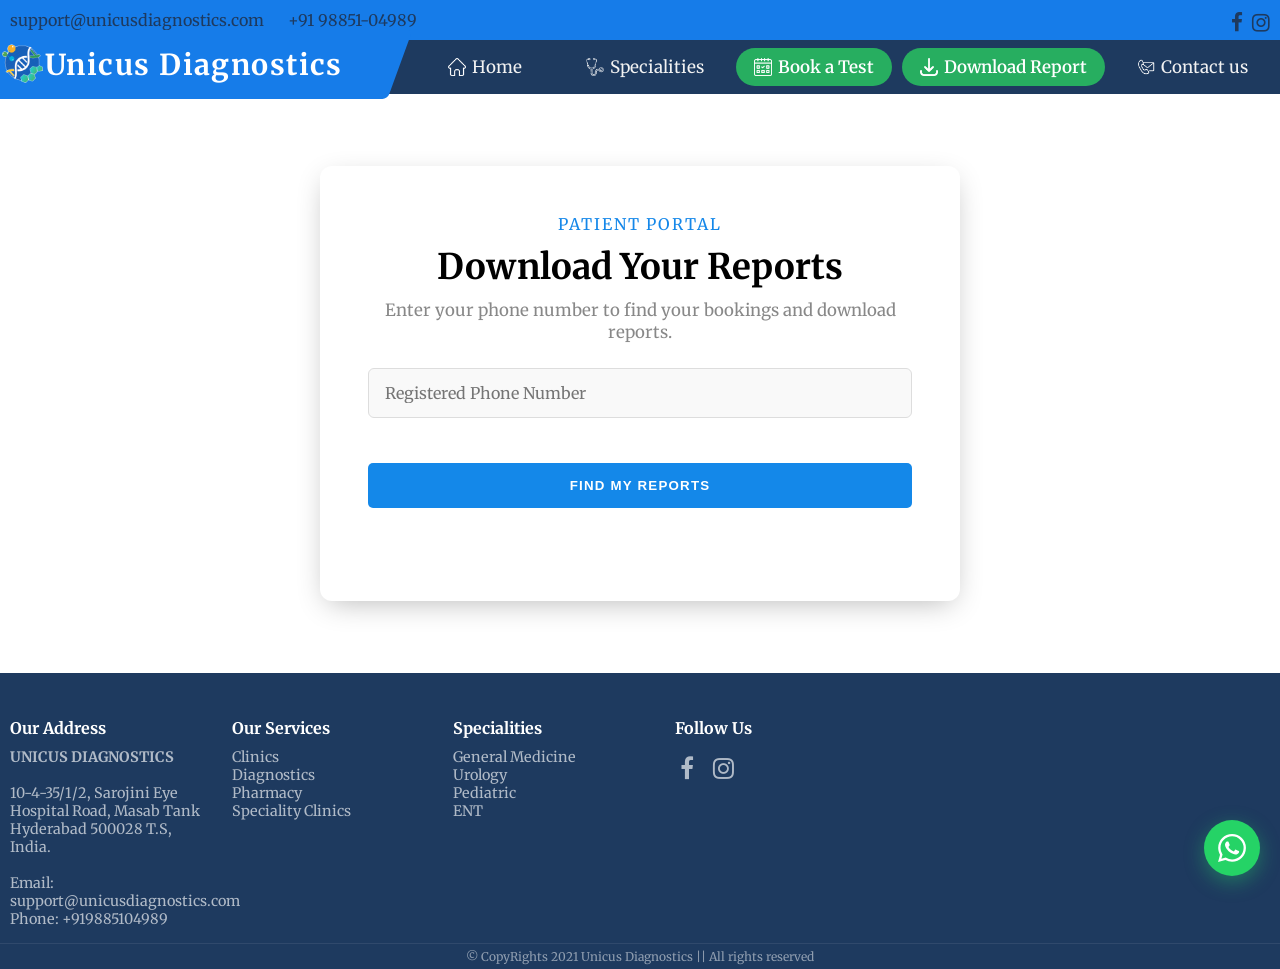
<file: reports.html>
<!DOCTYPE html>
<html>
<head>
<title>Download Report - Unicus Diagnostics</title>

<!--META TAGS-->
<meta name="viewport" content="width=device-width, initial-scale=1, user-scalable=no">
<meta charset="UTF-8">
<meta http-equiv="X-UA-Compatible" content="IE=edge,chrome=1">

<!--FONTAWESOME-->
<link rel="stylesheet" href="https://cdnjs.cloudflare.com/ajax/libs/font-awesome/4.7.0/css/font-awesome.min.css">

<!--GOOGLE FONTS-->
<link rel="preconnect" href="https://fonts.googleapis.com">
<link rel="preconnect" href="https://fonts.gstatic.com" crossorigin>
<link href="https://fonts.googleapis.com/css2?family=Merriweather:wght@300;400;700&display=swap" rel="stylesheet">

<!--FAVICON-->
<link rel="icon" type="image/png" href="Unicus Diagnostics Logo.png">

<!--EXTERNAL CSS-->
<link rel="stylesheet" href="style.css">

</head>
<body>

<!--SPLASH SCREEN-->
<div id="splash" data-duration="10">
<div class="splash-content">
<img src="Unicus Diagnostics Logo.png" alt="Unicus Diagnostics">
</div>
</div>

<!--HEADER-->
<header>
<div class="banner">
<span class="section-left">
<a href="emailto:">support@unicusdiagnostics.com</a>
<a href="tel:">+91 98851-04989</a>
</span>
<span class="section-right">
<a href="https://www.facebook.com/unicusdiagnostics" target="_blank" title="Facebook" style="margin-right:10px;"><i class="fa fa-facebook"></i></a>
<a href="https://www.instagram.com/unicusdiagnostics/" target="_blank" title="Instagram"><i class="fa fa-instagram"></i></a>
</span>
</div>
<div class="logo parallelogram">
<span class="skew-fix">
<a href="index.html" style="color:inherit;text-decoration:none;display:inline-flex;align-items:center;">
<img src="Unicus Diagnostics Logo.png" alt="Unicus">
<span class="logo-text">Unicus Diagnostics</span>
</a>
</span>
</div>
<a href="javascript:void(0);" class="mobile-menu-icon" onclick="myFunction()">&#9776;</a>
<div class="topnav" id="myTopnav">
<a href="index.html"><img src="images/home icon.png" class="nav-icon"> Home</a>
<a href="specialities.html"><img src="images/specialities icon.png" class="nav-icon"> Specialities</a>
<a href="appointments.html" class="highlight-link"><img src="images/booking icon.png" class="nav-icon"> Book a Test</a>
<a href="downloaded%20reports/index.html" class="download-btn"><img src="images/download icon.png" class="nav-icon"> Download Report</a>
<a href="contact.html"><img src="images/contact us icon.png" class="nav-icon"> Contact us</a>
</div>
</header>

<!--REPORTS SECTION-->
<div class="appointment-page">
<div class="appointment-card">
<em>PATIENT PORTAL</em>
<h1>Download Your Reports</h1>
<p>Enter your phone number to find your bookings and download reports.</p>
<form id="reportForm">
<input type="tel" name="phone" placeholder="Registered Phone Number" maxlength="15" required />
<button type="submit" class="btn2" style="width:100%;">FIND MY REPORTS</button>
</form>
<div id="reportResult" style="display:none;margin-top:20px;"></div>
</div>
</div>

<!--FOOTER-->
<footer>
<div class="column">
<a class="footer_title">Our Address</a>
<a><strong>UNICUS DIAGNOSTICS</strong><br><br>10-4-35/1/2, Sarojini Eye<br>Hospital Road, Masab Tank<br>Hyderabad 500028 T.S, India.<br><br>Email:<br>support@unicusdiagnostics.com<br>Phone: +919885104989</a>
</div>
<div class="column">
<a class="footer_title">Our Services</a>
<a>Clinics<br>Diagnostics<br>Pharmacy<br>Speciality Clinics</a>
</div>
<div class="column">
<a class="footer_title">Specialities</a>
<a>General Medicine<br>Urology<br>Pediatric<br>ENT</a>
</div>
<div class="column">
<a class="footer_title">Follow Us</a>
<span class="footer-brand-inline"><strong>UNICUS DIAGNOSTICS</strong></span>
<a href="https://www.facebook.com/unicusdiagnostics" target="_blank" title="Facebook" style="font-size:24px;margin-right:10px;"><i class="fa fa-facebook"></i></a>
<a href="https://www.instagram.com/unicusdiagnostics/" target="_blank" title="Instagram" style="font-size:24px;"><i class="fa fa-instagram"></i></a>
</div>

<div class="sub-footer">
&copy; CopyRights 2021 Unicus Diagnostics || All rights reserved
</div>
</footer>

<!--FLOATING WHATSAPP BUTTON (phone only)-->
<a class="whatsapp-float" href="https://wa.me/919885104989" target="_blank" rel="noopener" title="Chat on WhatsApp">
<svg viewBox="0 0 24 24" xmlns="http://www.w3.org/2000/svg"><path d="M17.472 14.382c-.297-.149-1.758-.867-2.03-.967-.273-.099-.471-.148-.67.15-.197.297-.767.966-.94 1.164-.173.199-.347.223-.644.075-.297-.15-1.255-.463-2.39-1.475-.883-.788-1.48-1.761-1.653-2.059-.173-.297-.018-.458.13-.606.134-.133.298-.347.446-.52.149-.174.198-.298.298-.497.099-.198.05-.371-.025-.52-.075-.149-.669-1.612-.916-2.207-.242-.579-.487-.5-.669-.51-.173-.008-.371-.01-.57-.01-.198 0-.52.074-.792.372-.272.297-1.04 1.016-1.04 2.479 0 1.462 1.065 2.875 1.213 3.074.149.198 2.096 3.2 5.077 4.487.709.306 1.262.489 1.694.625.712.227 1.36.195 1.871.118.571-.085 1.758-.719 2.006-1.413.248-.694.248-1.289.173-1.413-.074-.124-.272-.198-.57-.347m-5.421 7.403h-.004a9.87 9.87 0 01-5.031-1.378l-.361-.214-3.741.982.998-3.648-.235-.374a9.86 9.86 0 01-1.51-5.26c.001-5.45 4.436-9.884 9.888-9.884 2.64 0 5.122 1.03 6.988 2.898a9.825 9.825 0 012.893 6.994c-.003 5.45-4.437 9.884-9.885 9.884m8.413-18.297A11.815 11.815 0 0012.05 0C5.495 0 .16 5.335.157 11.892c0 2.096.547 4.142 1.588 5.945L.057 24l6.305-1.654a11.882 11.882 0 005.683 1.448h.005c6.554 0 11.89-5.335 11.893-11.893a11.821 11.821 0 00-3.48-8.413z"/></svg>
</a>

<!--MOBILE BOTTOM NAV (only visible on phones ≤ 480px)-->
<!--Fixed glass-effect tab bar with 3 navigation buttons + sliding pill-->
<nav class="mobile-bottom-nav" id="mobileBottomNav">
<div class="bottom-nav-inner">
<div class="nav-items">

<!--The white pill that slides behind the active button-->
<div class="mobile-active-pill" id="mobileActivePill"></div>

<!--HOME button-->
<button class="mobile-nav-btn" data-href="index.html">
<span class="btn-content">
<svg width="20" height="20" viewBox="0 0 24 24" fill="none" stroke="currentColor" stroke-width="2" stroke-linecap="round" stroke-linejoin="round"><path d="M3 9l9-7 9 7v11a2 2 0 0 1-2 2H5a2 2 0 0 1-2-2z"/><polyline points="9 22 9 12 15 12 15 22"/></svg>
<span>Home</span>
</span>
</button>

<!--BOOK A TEST button-->
<button class="mobile-nav-btn" data-href="appointments.html">
<span class="btn-content">
<svg width="20" height="20" viewBox="0 0 24 24" fill="none" stroke="currentColor" stroke-width="2" stroke-linecap="round" stroke-linejoin="round"><rect x="3" y="4" width="18" height="18" rx="2" ry="2"/><line x1="16" y1="2" x2="16" y2="6"/><line x1="8" y1="2" x2="8" y2="6"/><line x1="3" y1="10" x2="21" y2="10"/></svg>
<span>Book a Test</span>
</span>
</button>

<!--REPORTS button (active on this page)-->
<button class="mobile-nav-btn" data-href="reports.html">
<span class="btn-content">
<svg width="20" height="20" viewBox="0 0 24 24" fill="none" stroke="currentColor" stroke-width="2" stroke-linecap="round" stroke-linejoin="round"><path d="M21 15v4a2 2 0 0 1-2 2H5a2 2 0 0 1-2-2v-4"/><polyline points="7 10 12 15 17 10"/><line x1="12" y1="15" x2="12" y2="3"/></svg>
<span>Reports</span>
</span>
</button>

<!--CONTACT button-->
<button class="mobile-nav-btn" data-href="contact.html">
<span class="btn-content">
<svg width="20" height="20" viewBox="0 0 24 24" fill="none" stroke="currentColor" stroke-width="2" stroke-linecap="round" stroke-linejoin="round"><path d="M22 16.92v3a2 2 0 0 1-2.18 2 19.79 19.79 0 0 1-8.63-3.07 19.5 19.5 0 0 1-6-6 19.79 19.79 0 0 1-3.07-8.67A2 2 0 0 1 4.11 2h3a2 2 0 0 1 2 1.72 12.84 12.84 0 0 0 .7 2.81 2 2 0 0 1-.45 2.11L8.09 9.91a16 16 0 0 0 6 6l1.27-1.27a2 2 0 0 1 2.11-.45 12.84 12.84 0 0 0 2.81.7A2 2 0 0 1 22 16.92z"/></svg>
<span>Contact</span>
</span>
</button>

</div>
</div>
</nav>

<!--JAVASCRIPT-->
<script src="script.js"></script>
<script>
document.getElementById('reportForm').addEventListener('submit', function(e) {
e.preventDefault();
var btn = this.querySelector('button');
btn.disabled = true;
btn.textContent = 'SEARCHING...';
var phone = this.phone.value;
var result = document.getElementById('reportResult');
fetch('/api/bookings/' + encodeURIComponent(phone))
.then(function(r) {
if (!r.ok) throw new Error('No bookings found');
return r.json();
})
.then(function(bookings) {
if (!bookings.length) {
result.style.display = 'block';
result.innerHTML = '<div style="padding:15px;background:#fff3e0;border-radius:8px;color:#e65100;">No bookings found for this phone number.</div>';
btn.disabled = false;
btn.textContent = 'FIND MY REPORTS';
return;
}
var html = '<div style="text-align:left;">';
html += '<h3 style="margin-top:0;">Your Bookings</h3>';
bookings.forEach(function(b) {
html += '<div style="padding:12px;margin:8px 0;background:#f5f5f5;border-radius:6px;border-left:4px solid #167ce9;">';
html += '<strong>' + b.test_name + '</strong> — ' + b.status;
html += '<br><small>Booking ID: ' + b.booking_id + '</small>';
html += '<br><small>' + b.created_at + '</small>';
html += '<br><button class="btn2" style="width:auto;padding:8px 16px;margin-top:8px;font-size:0.85em;" onclick="downloadReport(\'' + b.booking_id + '\')">VIEW REPORT</button>';
html += '</div>';
});
html += '</div>';
result.style.display = 'block';
result.innerHTML = html;
btn.disabled = false;
btn.textContent = 'FIND MY REPORTS';
})
.catch(function(err) {
result.style.display = 'block';
result.innerHTML = '<div style="padding:15px;background:#fce4e4;border-radius:8px;color:#c62828;">No bookings found. Make sure the backend server is running and the phone number is correct.</div>';
btn.disabled = false;
btn.textContent = 'FIND MY REPORTS';
});
});
function downloadReport(bookingId) {
var result = document.getElementById('reportResult');
fetch('/api/report/' + bookingId)
.then(function(r) {
if (!r.ok) throw new Error('Report not ready');
return r.json();
})
.then(function(report) {
var div = document.createElement('div');
div.style.cssText = 'padding:15px;margin-top:12px;background:#e8f5e9;border-radius:8px;color:#2e7d32;text-align:left;';
div.innerHTML = '<h4 style="margin:0 0 8px;">Report for ' + report.test_name + '</h4>';
div.innerHTML += '<p style="margin:0 0 8px;white-space:pre-wrap;">' + report.results + '</p>';
div.innerHTML += '<small>Generated: ' + report.generated_at + '</small>';
result.appendChild(div);
})
.catch(function() {
var div = document.createElement('div');
div.style.cssText = 'padding:15px;margin-top:12px;background:#fff3e0;border-radius:8px;color:#e65100;';
div.innerHTML = 'Report not yet available. Please check back later.';
result.appendChild(div);
});
}
</script>
</body>
</html>
</file>
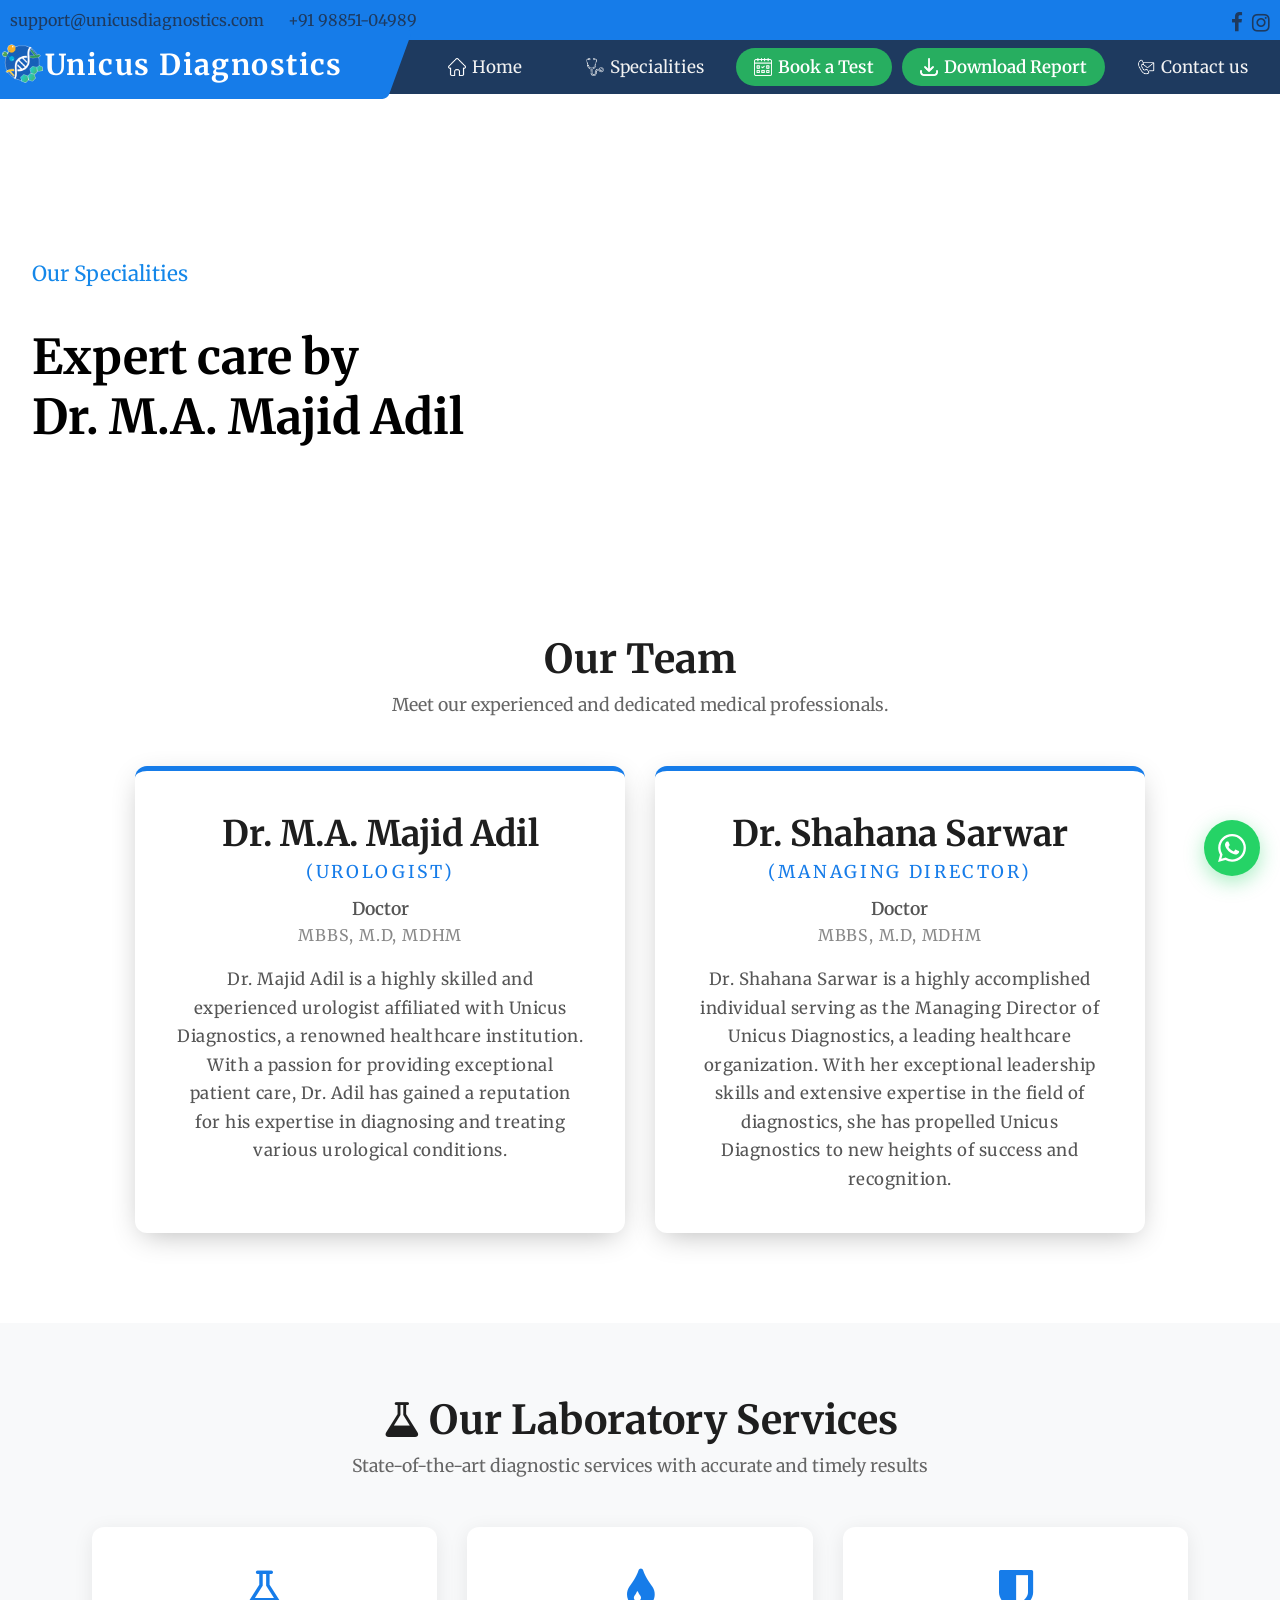
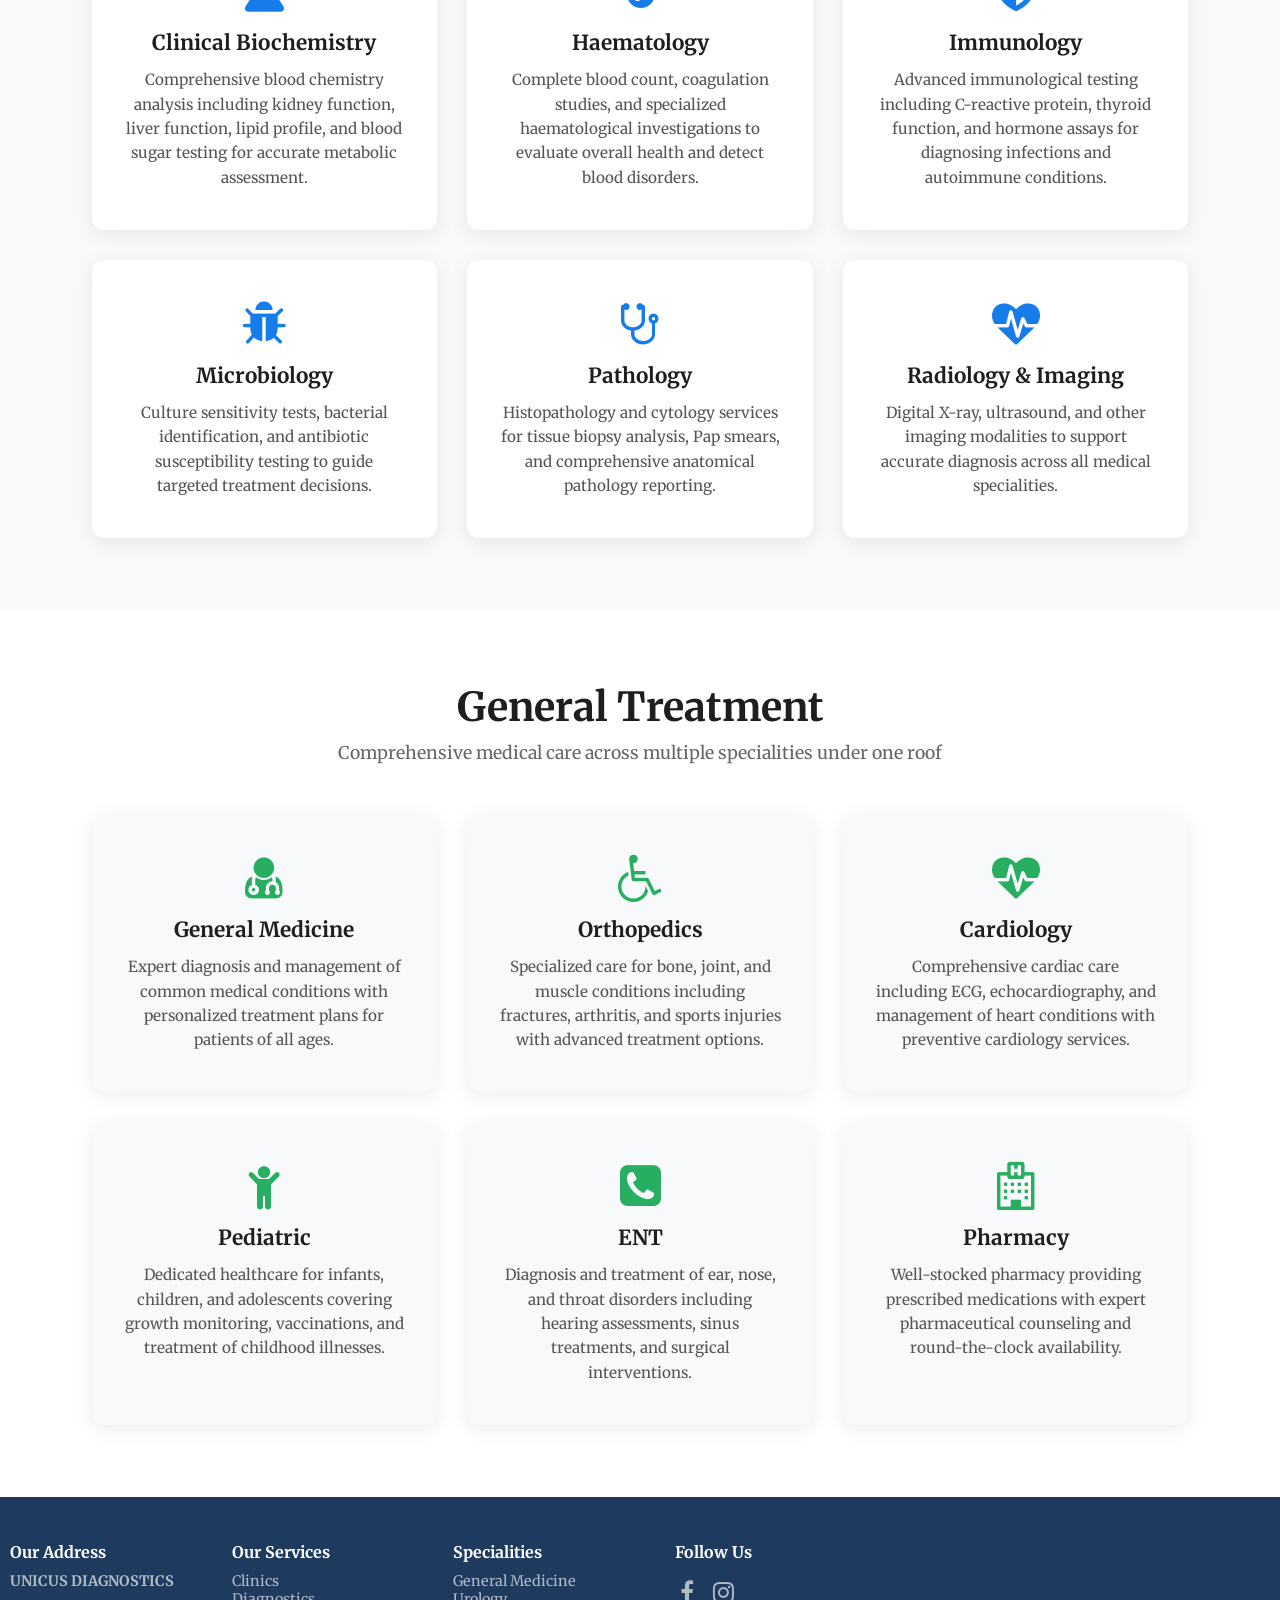
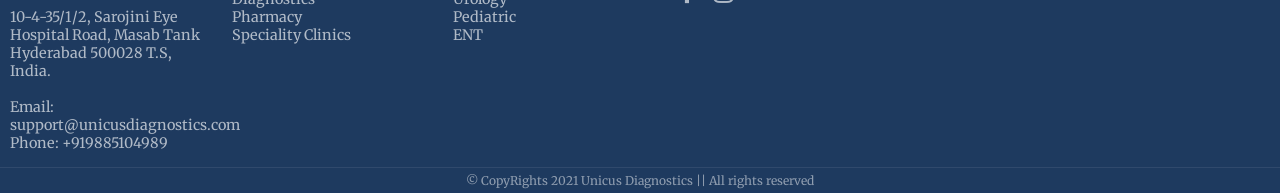
<file: specialities.html>
<!DOCTYPE html>
<html>
<head>
<title>Specialities</title>

<!--META TAGS-->
<meta name="viewport" content="width=device-width, initial-scale=1, user-scalable=no">
<meta charset="UTF-8">
<meta http-equiv="X-UA-Compatible" content="IE=edge,chrome=1">

<!--FONTAWESOME-->
<link rel="stylesheet" href="https://cdnjs.cloudflare.com/ajax/libs/font-awesome/4.7.0/css/font-awesome.min.css">

<!--GOOGLE FONTS-->
<link rel="preconnect" href="https://fonts.googleapis.com">
<link rel="preconnect" href="https://fonts.gstatic.com" crossorigin>
<link href="https://fonts.googleapis.com/css2?family=Merriweather:wght@300;400;700&display=swap" rel="stylesheet">

<!--FAVICON-->
<link rel="icon" type="image/png" href="Unicus Diagnostics Logo.png">

<!--EXTERNAL CSS-->
<link rel="stylesheet" href="style.css">

</head>
<body>

<!--SPLASH SCREEN-->
<div id="splash" data-duration="10">
<div class="splash-content">
<img src="Unicus Diagnostics Logo.png" alt="Unicus Diagnostics">
</div>
</div>

<!--HEADER-->
<header>
<div class="banner">
<span class="section-left">
<a href="emailto:">support@unicusdiagnostics.com</a>
<a href="tel:">+91 98851-04989</a>
</span>
<span class="section-right">
<a href="https://www.facebook.com/unicusdiagnostics" target="_blank" title="Facebook" style="margin-right:10px;"><i class="fa fa-facebook"></i></a>
<a href="https://www.instagram.com/unicusdiagnostics/" target="_blank" title="Instagram"><i class="fa fa-instagram"></i></a>
</span>
</div>
<div class="logo parallelogram">
<span class="skew-fix">
<a href="index.html" style="color:inherit;text-decoration:none;display:inline-flex;align-items:center;">
<img src="Unicus Diagnostics Logo.png" alt="Unicus">
<span class="logo-text">Unicus Diagnostics</span>
</a>
</span>
</div>
<a href="javascript:void(0);" class="mobile-menu-icon" onclick="myFunction()">&#9776;</a>
<div class="topnav" id="myTopnav">
<a href="index.html"><img src="images/home icon.png" class="nav-icon"> Home</a>
<a href="specialities.html"><img src="images/specialities icon.png" class="nav-icon"> Specialities</a>
<a href="appointments.html" class="highlight-link"><img src="images/booking icon.png" class="nav-icon"> Book a Test</a>
<a href="downloaded%20reports/index.html" class="download-btn"><img src="images/download icon.png" class="nav-icon"> Download Report</a>
<a href="contact.html"><img src="images/contact us icon.png" class="nav-icon"> Contact us</a>
</div>
</header>

<!--BANNER-->
<div class="container" style="height:50vh;">
<section>
<em>Our Specialities</em>
<h1>Expert care by<br>Dr. M.A. Majid Adil</h1>
</section>
</div>

<!--DOCTOR PROFILES-->
<section class="doctor-profile" id="our-team">
<div class="doctor-profile-header">
<h2 class="section-title">Our Team</h2>
<p class="section-subtitle">Meet our experienced and dedicated medical professionals.</p>
</div>
<div class="doctor-cards">
<div class="doctor-card">
<div class="doctor-info">
<h1>Dr. M.A. Majid Adil</h1>
<h2>(UROLOGIST)</h2>
<p class="doctor-tagline">Doctor</p>
<p class="doctor-credentials">MBBS, M.D, MDHM</p>
<p class="doctor-bio">Dr. Majid Adil is a highly skilled and experienced urologist affiliated with Unicus Diagnostics, a renowned healthcare institution. With a passion for providing exceptional patient care, Dr. Adil has gained a reputation for his expertise in diagnosing and treating various urological conditions.</p>
</div>
</div>
<div class="doctor-card">
<div class="doctor-info">
<h1>Dr. Shahana Sarwar</h1>
<h2>(MANAGING DIRECTOR)</h2>
<p class="doctor-tagline">Doctor</p>
<p class="doctor-credentials">MBBS, M.D, MDHM</p>
<p class="doctor-bio">Dr. Shahana Sarwar is a highly accomplished individual serving as the Managing Director of Unicus Diagnostics, a leading healthcare organization. With her exceptional leadership skills and extensive expertise in the field of diagnostics, she has propelled Unicus Diagnostics to new heights of success and recognition.</p>
</div>
</div>
</div>
</section>

<!--LABORATORY SERVICES-->
<section id="lab-services" class="lab-services">
<h1 class="section-title"><i class="fa fa-flask"></i> Our Laboratory Services</h1>
<p class="section-subtitle">State-of-the-art diagnostic services with accurate and timely results</p>
<div class="lab-cards">
<div class="lab-card">
<i class="fa fa-flask"></i>
<h3>Clinical Biochemistry</h3>
<p>Comprehensive blood chemistry analysis including kidney function, liver function, lipid profile, and blood sugar testing for accurate metabolic assessment.</p>
</div>
<div class="lab-card">
<i class="fa fa-tint"></i>
<h3>Haematology</h3>
<p>Complete blood count, coagulation studies, and specialized haematological investigations to evaluate overall health and detect blood disorders.</p>
</div>
<div class="lab-card">
<i class="fa fa-shield"></i>
<h3>Immunology</h3>
<p>Advanced immunological testing including C-reactive protein, thyroid function, and hormone assays for diagnosing infections and autoimmune conditions.</p>
</div>
<div class="lab-card">
<i class="fa fa-bug"></i>
<h3>Microbiology</h3>
<p>Culture sensitivity tests, bacterial identification, and antibiotic susceptibility testing to guide targeted treatment decisions.</p>
</div>
<div class="lab-card">
<i class="fa fa-stethoscope"></i>
<h3>Pathology</h3>
<p>Histopathology and cytology services for tissue biopsy analysis, Pap smears, and comprehensive anatomical pathology reporting.</p>
</div>
<div class="lab-card">
<i class="fa fa-heartbeat"></i>
<h3>Radiology & Imaging</h3>
<p>Digital X-ray, ultrasound, and other imaging modalities to support accurate diagnosis across all medical specialities.</p>
</div>
</div>
</section>

<!--GENERAL TREATMENT-->
<section id="general-treatment" class="treatment-services">
<h1 class="section-title">General Treatment</h1>
<p class="section-subtitle">Comprehensive medical care across multiple specialities under one roof</p>
<div class="lab-cards">
<div class="treat-card">
<i class="fa fa-user-md"></i>
<h3>General Medicine</h3>
<p>Expert diagnosis and management of common medical conditions with personalized treatment plans for patients of all ages.</p>
</div>
<div class="treat-card">
<i class="fa fa-wheelchair"></i>
<h3>Orthopedics</h3>
<p>Specialized care for bone, joint, and muscle conditions including fractures, arthritis, and sports injuries with advanced treatment options.</p>
</div>
<div class="treat-card">
<i class="fa fa-heartbeat"></i>
<h3>Cardiology</h3>
<p>Comprehensive cardiac care including ECG, echocardiography, and management of heart conditions with preventive cardiology services.</p>
</div>
<div class="treat-card">
<i class="fa fa-child"></i>
<h3>Pediatric</h3>
<p>Dedicated healthcare for infants, children, and adolescents covering growth monitoring, vaccinations, and treatment of childhood illnesses.</p>
</div>
<div class="treat-card">
<i class="fa fa-phone-square"></i>
<h3>ENT</h3>
<p>Diagnosis and treatment of ear, nose, and throat disorders including hearing assessments, sinus treatments, and surgical interventions.</p>
</div>
<div class="treat-card">
<i class="fa fa-hospital-o"></i>
<h3>Pharmacy</h3>
<p>Well-stocked pharmacy providing prescribed medications with expert pharmaceutical counseling and round-the-clock availability.</p>
</div>
</div>
</section>

<!--FOOTER-->
<footer>
<div class="column">
<a class="footer_title">Our Address</a>
<a><strong>UNICUS DIAGNOSTICS</strong><br><br>10-4-35/1/2, Sarojini Eye<br>Hospital Road, Masab Tank<br>Hyderabad 500028 T.S, India.<br><br>Email:<br>support@unicusdiagnostics.com<br>Phone: +919885104989</a>
</div>
<div class="column">
<a class="footer_title">Our Services</a>
<a>Clinics<br>Diagnostics<br>Pharmacy<br>Speciality Clinics</a>
</div>
<div class="column">
<a class="footer_title">Specialities</a>
<a>General Medicine<br>Urology<br>Pediatric<br>ENT</a>
</div>
<div class="column">
<a class="footer_title">Follow Us</a>
<span class="footer-brand-inline"><strong>UNICUS DIAGNOSTICS</strong></span>
<a href="https://www.facebook.com/unicusdiagnostics" target="_blank" title="Facebook" style="font-size:24px;margin-right:10px;"><i class="fa fa-facebook"></i></a>
<a href="https://www.instagram.com/unicusdiagnostics/" target="_blank" title="Instagram" style="font-size:24px;"><i class="fa fa-instagram"></i></a>
</div>

<div class="sub-footer">
&copy; CopyRights 2021 Unicus Diagnostics || All rights reserved
</div>
</footer>

<!--FLOATING WHATSAPP BUTTON (phone only)-->
<a class="whatsapp-float" href="https://wa.me/919885104989" target="_blank" rel="noopener" title="Chat on WhatsApp">
<svg viewBox="0 0 24 24" xmlns="http://www.w3.org/2000/svg"><path d="M17.472 14.382c-.297-.149-1.758-.867-2.03-.967-.273-.099-.471-.148-.67.15-.197.297-.767.966-.94 1.164-.173.199-.347.223-.644.075-.297-.15-1.255-.463-2.39-1.475-.883-.788-1.48-1.761-1.653-2.059-.173-.297-.018-.458.13-.606.134-.133.298-.347.446-.52.149-.174.198-.298.298-.497.099-.198.05-.371-.025-.52-.075-.149-.669-1.612-.916-2.207-.242-.579-.487-.5-.669-.51-.173-.008-.371-.01-.57-.01-.198 0-.52.074-.792.372-.272.297-1.04 1.016-1.04 2.479 0 1.462 1.065 2.875 1.213 3.074.149.198 2.096 3.2 5.077 4.487.709.306 1.262.489 1.694.625.712.227 1.36.195 1.871.118.571-.085 1.758-.719 2.006-1.413.248-.694.248-1.289.173-1.413-.074-.124-.272-.198-.57-.347m-5.421 7.403h-.004a9.87 9.87 0 01-5.031-1.378l-.361-.214-3.741.982.998-3.648-.235-.374a9.86 9.86 0 01-1.51-5.26c.001-5.45 4.436-9.884 9.888-9.884 2.64 0 5.122 1.03 6.988 2.898a9.825 9.825 0 012.893 6.994c-.003 5.45-4.437 9.884-9.885 9.884m8.413-18.297A11.815 11.815 0 0012.05 0C5.495 0 .16 5.335.157 11.892c0 2.096.547 4.142 1.588 5.945L.057 24l6.305-1.654a11.882 11.882 0 005.683 1.448h.005c6.554 0 11.89-5.335 11.893-11.893a11.821 11.821 0 00-3.48-8.413z"/></svg>
</a>

<!--MOBILE BOTTOM NAV (only visible on phones ≤ 480px)-->
<!--Fixed glass-effect tab bar with 3 navigation buttons + sliding pill-->
<nav class="mobile-bottom-nav" id="mobileBottomNav">
<div class="bottom-nav-inner">
<div class="nav-items">

<!--The white pill that slides behind the active button-->
<div class="mobile-active-pill" id="mobileActivePill"></div>

<!--HOME button-->
<button class="mobile-nav-btn" data-href="index.html">
<span class="btn-content">
<svg width="20" height="20" viewBox="0 0 24 24" fill="none" stroke="currentColor" stroke-width="2" stroke-linecap="round" stroke-linejoin="round"><path d="M3 9l9-7 9 7v11a2 2 0 0 1-2 2H5a2 2 0 0 1-2-2z"/><polyline points="9 22 9 12 15 12 15 22"/></svg>
<span>Home</span>
</span>
</button>

<!--BOOK A TEST button-->
<button class="mobile-nav-btn" data-href="appointments.html">
<span class="btn-content">
<svg width="20" height="20" viewBox="0 0 24 24" fill="none" stroke="currentColor" stroke-width="2" stroke-linecap="round" stroke-linejoin="round"><rect x="3" y="4" width="18" height="18" rx="2" ry="2"/><line x1="16" y1="2" x2="16" y2="6"/><line x1="8" y1="2" x2="8" y2="6"/><line x1="3" y1="10" x2="21" y2="10"/></svg>
<span>Book a Test</span>
</span>
</button>

<!--REPORTS button-->
<button class="mobile-nav-btn" data-href="downloaded%20reports/index.html">
<span class="btn-content">
<svg width="20" height="20" viewBox="0 0 24 24" fill="none" stroke="currentColor" stroke-width="2" stroke-linecap="round" stroke-linejoin="round"><path d="M21 15v4a2 2 0 0 1-2 2H5a2 2 0 0 1-2-2v-4"/><polyline points="7 10 12 15 17 10"/><line x1="12" y1="15" x2="12" y2="3"/></svg>
<span>Reports</span>
</span>
</button>

<!--CONTACT button-->
<button class="mobile-nav-btn" data-href="contact.html">
<span class="btn-content">
<svg width="20" height="20" viewBox="0 0 24 24" fill="none" stroke="currentColor" stroke-width="2" stroke-linecap="round" stroke-linejoin="round"><path d="M22 16.92v3a2 2 0 0 1-2.18 2 19.79 19.79 0 0 1-8.63-3.07 19.5 19.5 0 0 1-6-6 19.79 19.79 0 0 1-3.07-8.67A2 2 0 0 1 4.11 2h3a2 2 0 0 1 2 1.72 12.84 12.84 0 0 0 .7 2.81 2 2 0 0 1-.45 2.11L8.09 9.91a16 16 0 0 0 6 6l1.27-1.27a2 2 0 0 1 2.11-.45 12.84 12.84 0 0 0 2.81.7A2 2 0 0 1 22 16.92z"/></svg>
<span>Contact</span>
</span>
</button>

</div>
</div>
</nav>

<!--JAVASCRIPT-->
<script src="script.js"></script>
</body>
</html>
</file>
<file: style.css>
*,html{
scroll-behavior: smooth;
}
*, *:after, *:before {
-webkit-box-sizing: border-box;
-moz-box-sizing: border-box;
box-sizing: border-box;
}
:root{
scrollbar-color: rgb(210,210,210) rgb(46,54,69) !important;
scrollbar-width: thin !important;
}
::-webkit-scrollbar {
height: 12px;
width: 8px;
background: #000;
}
::-webkit-scrollbar-thumb {
background: gray;
-webkit-box-shadow: 0px 1px 2px rgba(0, 0, 0, 0.75);
}
::-webkit-scrollbar-corner {
background: #000;
}







/*SPLASH SCREEN*/
#splash {
position:fixed;
top:0;
left:0;
width:100%;
height:100vh;
background:#fff;
display:flex;
justify-content:center;
align-items:center;
z-index:9999;
transition:opacity 0.5s ease;
}
#splash.fade-out{
opacity:0;
pointer-events:none;
}
.splash-content{
text-align:center;
}
.splash-content img{
height:160px;
margin-bottom:15px;
}
.splash-text{
display:block;
color:#1E1E1E;
font-size:1.5em;
font-weight:700;
letter-spacing:0.05em;
}

/*DEFAULT*/
body{
margin:0;
overflow-x:hidden;
font-family: 'Merriweather', serif;
}
a{
text-decoration:none;
transition:0.5s;
}
em{
font-style:normal;
color:#1487e9;
}

.container section em{
font-size:1.3em;
}
.btn1,.btn2{
padding:15px;
text-align:center;
border-radius:40px;
outline:none !important;
display:block;
width:180px;
margin:5vh 0;
border:0;
transition:0.5s;
}
.btn1{
background:#167ce9;
color:#fff;
font-weight:600;
}
.btn1:hover,.btn2:hover{
box-shadow:0px 6px 16px -6px rgba(1,1,1,0.5);
}
.btn2{
background:#1488e9;
color:#fff;
font-weight:600;
border-radius:5px;
letter-spacing:0.09em;
}
table{
width:100%;
}
table td{
width:50%;
}
.title_header{
width:60%;
text-align:center;
margin:5vh auto;
}

.title_header h1{
font-size:2.5em;
}





/*ANIMATION*/
@-webkit-keyframes slideIn {
from {bottom: -300px; opacity: 0} 
to {bottom: -140px; opacity: 1}
}

@keyframes slideIn {
from {bottom: -300px; opacity: 0}
to {bottom: -140px; opacity: 1}
}

@-webkit-keyframes fadeIn {
from {opacity: 0} 
to {opacity: 1}
}

@keyframes fadeIn {
from {opacity: 0} 
to {opacity: 1}
}



.animate {
-webkit-animation: animatezoom 0.6s;
animation: animatezoom 0.6s
}

@-webkit-keyframes animatezoom {
from {-webkit-transform: scale(0)} 
to {-webkit-transform: scale(1)}
}

@keyframes animatezoom {
from {transform: scale(0)} 
to {transform: scale(1)}
}





header{
width:100%;
height:auto;
position:sticky;
top:0;
z-index:100;
}

.banner{
background:#167ce9;
width:100%;
padding:10px 0;
}

.banner .section-right{
float:right;
}

.banner .section-right a{
font-size:1.3em;
margin-left:-5px;
}

.banner a{
	margin:0 10px;
	color:#1E3A5F;
}

.logo{
background:#167ce9;
color:#000;
padding:12px 20px;
width:420px;
position:absolute;
left:-20px;
top:30px;
z-index:1;
border-radius:5px;
}

.logo .skew-fix{
display:flex;
align-items:center;
gap:12px;
}

.logo img{
width:auto;
height:45px;
}

.logo-text{
color:#fff;
font-weight:700;
font-size:1.8em;
letter-spacing:0.05em;
}

.parallelogram{
transform: skew(-20deg);
}

.skew-fix{
display:inline-block;
transform: skew(20deg);
}


@media (max-width:820px){
.banner .section-right{
float:none;
width:100%;
}
.banner .section-left{
display:none;
}
.logo{
background:#167ce9;
}
}












/*NAVIGATION*/
.topnav {
display: flex;
align-items: center;
background-color: #1E3A5F;
}

@media (min-width: 821px) {
.topnav a:first-child {
margin-left: auto;
}
}

.topnav a {
display: inline-flex;
align-items: center;
color: #f2f2f2;
text-align: center;
padding: 16px 32px;
text-decoration: none;
font-size: 17px;
}
.nav-icon {
width: 18px;
height: 18px;
margin-right: 6px;
filter: brightness(0) invert(1);
}

.active {
color: #f1c40f;
}

.highlight-link {
	background:#27ae60;
	color: #fff !important;
	border-radius: 25px;
	font-weight: 600;
	padding: 8px 18px !important;
}

.highlight-link:hover {
	background:#219a52 !important;
	color: #fff !important;
}

.download-btn {
	background: #27ae60;
	color: #fff !important;
	border-radius: 25px;
	font-weight: 600;
	padding: 8px 18px !important;
	margin-left:10px;
}

.download-btn:hover {
	background: #219a52 !important;
	color: #fff !important;
}

.topnav .icon,
.mobile-menu-icon {
display: none;
outline:none !important;
}

.dropdown {
overflow: hidden;
}

.dropdown .dropbtn {
font-size: 17px;    
border: none;
outline: none;
color: white;
padding: 14px 16px;
background-color: inherit;
font-family: inherit;
margin: 0;
}

.dropdown-content {
overflow:hidden;
display: none;
position: absolute;
background-color: #f9f9f9;
min-width: 160px;
box-shadow: 0px 8px 16px 0px rgba(0,0,0,0.2);
border-top:2px solid #1487e9;
z-index: 1;
-webkit-animation-name: slideIn;
-webkit-animation-duration: 1s;
animation-name: slideIn;
animation-duration: 1s;
}

.dropdown-content a {
float: none;
color: black;
padding: 12px 16px;
text-decoration: none;
display: block;
text-align: left;
}

.topnav a:hover, .dropdown:hover .dropbtn {
color:#1487e9;
}

.dropdown-content a:hover {
background-color: #ddd;
color: black;
}

.dropdown:hover .dropdown-content {
display: block;
}

@media screen and (max-width: 820px) {
.dropdown-content {
-webkit-animation-name: none;
-webkit-animation-duration: 1s;
animation-name: none;
animation-duration: 1s;
}

.topnav a, .dropdown .dropbtn {
display: none;
}
.topnav a.icon {
margin-left: auto;
display: flex;
}
}

@media screen and (max-width: 820px) {
.active{
margin-left:0;
}
.topnav{
height:50px;
width:100%;
transition:0.5s;
}
.topnav.responsive {position: relative;height:70vh;overflow-y:auto;z-index:1;flex-direction:column;align-items:stretch;}
.topnav.responsive .icon {
position: absolute;
right: 0;
top: 0;
}
.topnav.responsive a {
display: flex;
text-align: left;
}
.topnav.responsive .dropdown-content {position: relative;}
.topnav.responsive .dropdown .dropbtn {
display: flex;
width: 100%;
text-align: left;
}
}









/*CONTAINER*/
.container{
width:100%;
height:100vh;
background-image:url("https://i.ibb.co/Pmy0dmn/bg.png");
background-size:cover;
position:relative;
}

.container section{
position:absolute;
top:15vh;
margin:2rem;
width:40%;
}

.container section h1{
font-size:3em;
}

.container section h4{
line-height:1.4em;
letter-spacing:0.08em;
}














/*SECTION1*/
.section1{
width:90%;
margin:auto;
}

.section1 td:nth-child(1){
width:40%;
}

.section1 .form{
background:#fff;
padding:2rem;
box-shadow:0px 6px 16px -6px rgba(1,1,1,0.5);
border-radius:5px;
text-align:center;
width:70%;
margin:auto;
position:relative;
top:-10vh;
}

.section1 .form h4{
color:gray;
letter-spacing:0.08em;
}

.section1 .form h1{
font-size:2em;
position:relative;
top:-20px;
}

.section1 .form input,.section1 .form select{
display:block;
margin:10px auto;
padding:1rem;
background:transparent;
border:1px solid gray;
border-radius:5px;
color:gray;
font-weight:600px;
width:100%;
}

.section1 .form .btn2{
width:100%;
}

.section1 td:nth-child(2) h1{
font-size:2em;
}

.section1 td:nth-child(2) p{
letter-spacing:0.08em;
line-height:1.4em;
}

.section1 td em:before{
content:"";
width:50px;
height:50px;
padding:4px 15px;
border-radius:50%;
background:#ddd;
position:relative;
left:20px;
z-index:-1;
}













/*ABOUT US*/
.about-section{
width:100%;
padding:8vh 0;
}

.about-content{
width:50%;
padding:0 5%;
}

.about-content em:before{
content:"";
width:50px;
height:50px;
padding:4px 15px;
border-radius:50%;
background:#ddd;
position:relative;
left:20px;
z-index:-1;
}

.about-content h1{
font-size:2em;
}

.about-content p{
letter-spacing:0.08em;
line-height:1.4em;
color:rgba(1,1,1,0.7);
}

@media (max-width:820px){
.about-content{
width:90%;
padding:0 5%;
}
.about-content h1{
font-size:1.5em;
}
}

/*SECTION2*/
.section2{
width:100%;
margin:5vh auto;
}

.section2 .cards{
margin:auto;
width:90%;
display:flex;
justify-content:center;
}

.section2 .cards .card{
flex:1;
max-width:30%;
margin:20px;
text-align:Center;
}

.section2 .cards .card .fa{
font-size:3em;
color:#01bcd4;
}

.section2 .cards .card p{
color:rgba(1,1,1,0.7);
}







/*SECTION3*/
.section3{
width:100%;
background: linear-gradient(rgba(255,255,255,.5), rgba(255,255,255,.5)), url("https://i.ibb.co/Sft7gKp/bg2.webp");
background-size:cover;
position:relative;
padding:3vh 0;
overflow:hidden;
}

.section3 .cards{
width:50%;
}

.section3 .cards .card{
display:block;
margin:10px 0;
background:rgba(255,255,255,0.8);
width:80%;
transition:0.5s;
cursor:pointer;
box-shadow:0px 6px 16px -6px rgba(1,1,1,0.5);
}

.section3 .cards .card:hover{
width:90%;
background:rgba(255,255,255,0.9);
}

.section3 .cards .card section{
padding:1.2rem 1rem 1.2rem 3rem;
}

.section3 .cards .card section h4{
color:gray;
font-weight:200;
}

.section3 .cards .card section h1{
color:#167ce9;
}

.section3 .content{
position:absolute;
top:20vh;
right:2vw;
width:40%;
}

.section3 .content h1{
font-size:2.5em;
}

.section3 .content p{
line-height:1.4em;
letter-spacing:0.08em;
font-size:1.4em;
color:rgba(1,1,1,0.7);
}















/*SECTION4*/
.section4{
width:90%;
margin:10vh auto;
}

.section4 .row {
display: grid;
grid-template-columns: repeat(auto-fill, minmax(250px, 1fr));
gap: 16px;
}

.section4 .row > .column {
padding: 0;
}

.section4 .column {
margin: 0;
overflow: hidden;
border-radius: 8px;
aspect-ratio: 16 / 11;
}

.section4 .column img {
width: 100%;
height: 100%;
object-fit: cover;
display: block;
}

/* The Modal (background) */
.section4 .modal {
display: none;
position: fixed;
z-index: 9998;
padding-top: 100px;
left: 0;
top: 0;
width: 100%;
height: 100vh;
overflow: hidden;
background-color: black;
}

/* Modal Content */
.section4 .modal-content {
position: relative;
background-color: #fefefe;
margin: auto;
padding: 0;
width: 90%;
max-width: 1200px;
}

/* The Close Button */
.section4 .close {
color: #fff;
position: fixed;
top: 15px;
right: 30px;
font-size: 40px;
font-weight: bold;
z-index: 9999;
cursor: pointer;
line-height: 1;
}
.section4 .close:hover {
color: #ccc;
}

.close:hover,
.close:focus {
color: #999;
text-decoration: none;
cursor: pointer;
}

.mySlides {
display: none;
background-color:#000;
text-align: center;
}

.mySlides img{
max-width: 100%;
max-height: 90vh;
width: auto;
height: auto;
object-fit: contain;
}

.cursor {
cursor: pointer;
}

/* Next & previous buttons */
.prev,
.next {
cursor: pointer;
position: absolute;
top: 50%;
width: auto;
padding: 16px;
margin-top: -50px;
color: white;
font-weight: bold;
font-size: 20px;
transition: 0.6s ease;
border-radius: 0 3px 3px 0;
user-select: none;
-webkit-user-select: none;
}

/* Position the "next button" to the right */
.next {
right: 0;
border-radius: 3px 0 0 3px;
}

/* On hover, add a black background color with a little bit see-through */
.prev:hover,
.next:hover {
background-color: rgba(0, 0, 0, 0.8);
}

/* Number text (1/3 etc) */
.numbertext {
color: #f2f2f2;
font-size: 12px;
padding: 8px 12px;
position: absolute;
top: 0;
}

.section4 img {
margin-bottom: -4px;
}

.caption-container {
text-align: center;
background-color: black;
padding: 2px 16px;
color: white;
}

.demo {
opacity: 0.6;
}

.active,
.demo:hover {
opacity: 1;
}

.section4 img.hover-shadow {
transition: 0.3s;
}

.hover-shadow:hover {
box-shadow: 0 4px 8px 0 rgba(0, 0, 0, 0.2), 0 6px 20px 0 rgba(0, 0, 0, 0.19);
}




@media (max-width:920px){
table td{
display:block;
width:100%;
}
.title_header{
width:90%;
}
.title_header h1{
font-size:1.5em;
}
.container{
width:100%;
height:100%;
padding:10vh 0;
}
.container section{
position:relative;
top:5vh;
margin:1rem;
width:90%;
}
.container section h1{
font-size:1.5em;
}
.section1 td:nth-child(1){
width:100%;
display:block;
}
.section1 .form{
background:#fff;
padding:2rem;
box-shadow:0px 6px 16px -6px rgba(1,1,1,0.5);
border-radius:5px;
text-align:center;
width:100%;
margin:auto;
position:relative;
top:0vh;
}
.section1 td:nth-child(2){
padding:10vh 0;
}
.section2 .cards{
margin:auto;
width:90%;
display:block;
}

.section2 .cards .card{
width:90%;
margin:20px;
text-align:Center;
}
.section3 .cards{
width:100%;
}
.section3 .cards .card{
width:90%;
margin:10px auto;
}

.section3 .content{
position:relative;
top:5vh;
left:1vw;
width:100%;
}
.section3 .content h1{
font-size:1.5em;
padding:0 1rem;
}

.section3 .content p{
font-size:0.9em;
letter-spacing:0.08em;
line-height:1.4em;
padding:0 1rem;
}
}












/*DOCTOR PROFILE*/
.doctor-profile{
width:100%;
padding:10vh 0;
display:flex;
flex-wrap:wrap;
justify-content:center;
}
.doctor-profile-header{
width:100%;
text-align:center;
}

.doctor-cards{
display:flex;
gap:30px;
width:85%;
justify-content:center;
flex-wrap:wrap;
}

.doctor-card{
width:45%;
min-width:320px;
background:#fff;
border-radius:12px;
box-shadow:0px 8px 30px -8px rgba(1,1,1,0.3);
padding:2.5rem;
text-align:center;
border-top:5px solid #167ce9;
}

.doctor-card h1{
font-size:2.2em;
margin:0;
color:#1E1E1E;
}

.doctor-card h2{
font-size:1.1em;
color:#167ce9;
letter-spacing:0.15em;
margin:5px 0;
font-weight:400;
}

.doctor-tagline{
font-size:1.1em;
color:#555;
margin:15px 0 5px;
font-weight:600;
}

.doctor-credentials{
font-size:1em;
color:#888;
margin:0 0 20px;
letter-spacing:0.05em;
}

.doctor-bio{
font-size:1.05em;
color:#555;
line-height:1.7em;
letter-spacing:0.03em;
margin:0;
}

@media (max-width:820px){
.doctor-card{
width:100%;
min-width:unset;
padding:2rem;
}
.doctor-card h1{
font-size:1.5em;
}
}

/*LABORATORY SERVICES*/
.lab-services{
width:100%;
padding:8vh 0;
text-align:center;
background:#f8f9fa;
}
.section-title{
font-size:2.5em;
margin:0 0 10px;
color:#1E1E1E;
}
.section-subtitle{
font-size:1.1em;
color:#666;
margin:0 0 50px;
}
.lab-cards{
display:flex;
flex-wrap:wrap;
justify-content:center;
gap:30px;
width:90%;
margin:auto;
}
.lab-card{
width:30%;
min-width:300px;
background:#fff;
border-radius:12px;
padding:2.5rem 2rem;
box-shadow:0px 4px 20px rgba(1,1,1,0.08);
transition:transform 0.3s, box-shadow 0.3s;
text-align:center;
}
.lab-card:hover{
transform:translateY(-5px);
box-shadow:0px 8px 30px rgba(1,1,1,0.15);
}
.lab-card .fa{
font-size:3em;
color:#167ce9;
margin-bottom:15px;
}
.lab-card h3{
font-size:1.3em;
margin:0 0 12px;
color:#1E1E1E;
}
.lab-card p{
font-size:0.95em;
color:#555;
line-height:1.6;
margin:0;
}
@media (max-width:820px){
.lab-card{
width:100%;
min-width:unset;
padding:2rem;
}
.section-title{
font-size:1.8em;
}
}

/*GENERAL TREATMENT*/
.treatment-services{
width:100%;
padding:8vh 0;
text-align:center;
background:#fff;
}
.treat-card{
width:30%;
min-width:300px;
background:#f8f9fa;
border-radius:12px;
padding:2.5rem 2rem;
box-shadow:0px 4px 20px rgba(1,1,1,0.08);
transition:transform 0.3s, box-shadow 0.3s;
text-align:center;
}
.treat-card:hover{
transform:translateY(-5px);
box-shadow:0px 8px 30px rgba(1,1,1,0.15);
}
.treat-card .fa{
font-size:3em;
color:#27ae60;
margin-bottom:15px;
}
.treat-card h3{
font-size:1.3em;
margin:0 0 12px;
color:#1E1E1E;
}
.treat-card p{
font-size:0.95em;
color:#555;
line-height:1.6;
margin:0;
}
@media (max-width:820px){
.treat-card{
width:100%;
min-width:unset;
padding:2rem;
}
}

/*APPOINTMENT PAGE*/
.appointment-page{
width:100%;
padding:8vh 0;
display:flex;
justify-content:center;
background:linear-gradient(rgba(255,255,255,.9), rgba(255,255,255,.9)), url("https://i.ibb.co/Sft7gKp/bg2.webp");
background-size:cover;
}

.appointment-card{
width:50%;
background:#fff;
border-radius:12px;
box-shadow:0px 8px 30px -8px rgba(1,1,1,0.3);
padding:3rem;
text-align:center;
}

.appointment-card em{
font-size:1em;
letter-spacing:0.12em;
}

.appointment-card h1{
font-size:2.2em;
margin:10px 0;
}

.appointment-card p{
color:#888;
margin:0 0 25px;
font-size:1.05em;
}

.appointment-card form input,
.appointment-card form select,
.appointment-card form textarea{
display:block;
width:100%;
margin:12px auto;
padding:14px 16px;
background:#f9f9f9;
border:1px solid #ddd;
border-radius:6px;
color:#333;
font-size:1em;
font-family:inherit;
transition:0.3s;
}

.appointment-card form input:focus,
.appointment-card form select:focus,
.appointment-card form textarea:focus{
border-color:#167ce9;
outline:none;
box-shadow:0 0 0 3px rgba(22,124,233,0.1);
}

.appointment-card form textarea{
resize:vertical;
}

@media (max-width:820px){
.appointment-card{
width:85%;
padding:2rem;
}
.appointment-card h1{
font-size:1.5em;
}
}

/*CONTACT PAGE*/
.contact-page{
width:100%;
padding:8vh 0;
display:flex;
justify-content:center;
background:linear-gradient(rgba(255,255,255,.9), rgba(255,255,255,.9)), url("https://i.ibb.co/Sft7gKp/bg2.webp");
background-size:cover;
}

.contact-card{
width:55%;
background:#fff;
border-radius:12px;
box-shadow:0px 8px 30px -8px rgba(1,1,1,0.3);
padding:3rem;
text-align:center;
}

.contact-card em{
font-size:1em;
letter-spacing:0.12em;
}

.contact-card h1{
font-size:2.2em;
margin:10px 0;
}

.contact-card > p{
color:#888;
margin:0 0 30px;
font-size:1.05em;
}

.contact-details{
display:flex;
flex-wrap:wrap;
gap:20px;
margin-top:10px;
}

.contact-item{
flex:1 1 calc(50% - 20px);
display:flex;
align-items:center;
gap:18px;
background:#f9f9f9;
padding:20px;
border-radius:8px;
text-align:left;
transition:0.3s;
}

.contact-item:hover{
box-shadow:0px 4px 12px rgba(1,1,1,0.1);
}

.contact-item .fa{
font-size:2em;
color:#167ce9;
width:50px;
text-align:center;
}

.contact-item h3{
margin:0 0 4px;
font-size:1.05em;
color:#1E1E1E;
}

.contact-item p{
margin:0;
color:#888;
font-size:0.95em;
line-height:1.5em;
}

@media (max-width:820px){
.contact-card{
width:85%;
padding:2rem;
}
.contact-card h1{
font-size:1.5em;
}
.contact-item{
flex:1 1 100%;
}
}

/*FOOTER*/
.footer_image{
display:none;
}

footer{
width:100%;
background-color:#1E3A5F;
padding-top:30px;
font-family: 'Merriweather', serif;
}

footer .column{
width:17%;
display:inline-block;
vertical-align:top;
padding:10px;
background:#1E3A5F;
}

footer .column .footer_title{
color:#ffffff;
font-size:1em;
font-weight:700;
cursor:default;
}

footer .column a{
text-decoration:none;
display:block;
color:rgba(255,255,255,0.65);
font-size:0.9em;
padding:5px 0;
font-weight:400;
transition:0.5s;
}

footer .column:not(:first-child) a:hover{
color:#ffffff;
}

footer .column:nth-child(4) a:not(:first-child){
margin:5px;
display:inline-block
}
.footer-brand-inline{
display:none;
}

footer .column:nth-child(1) a:nth-child(3),footer .column:nth-child(1) a:nth-child(4),footer .column:nth-child(1) a:nth-child(5){
display:inline-block;
margin:10px;
font-size:1.3em;
background:rgba(255,255,255,0.12);
width:35px;
height:35px;
text-align:Center;
border-radius:50%;
padding:5px;
}

footer .column:nth-child(1) .fa-facebook{
color:#ffffff;
}

footer .column:nth-child(1) .fa-instagram{
color:#ffffff;
}

footer .column:nth-child(1) .fa-twitter{
color:#ffffff;
}

.sub-footer{
background:#1E3A5F;
width:100%;
padding:5px 0;
text-align:center;
color:rgba(255,255,255,0.5);
font-size:12px;
border-top:1px solid rgba(255,255,255,0.08);
}

@media (max-width:1100px){
footer .column:nth-child(1) a:nth-child(3),footer .column:nth-child(1) a:nth-child(4),footer .column:nth-child(1) a:nth-child(5){
width:23px;
height:23px;
font-size:1.1em;
margin:6px;
}
}


@media (max-width:820px){
footer .column:nth-child(1){
width:95%;
display:block;
}
footer .column:not(:first-child){
width:40%;
}
footer .column:nth-child(4),footer .column:nth-child(5){
width:95%;
display:block;
}
footer .column:nth-child(1) a:nth-child(3),footer .column:nth-child(1) a:nth-child(4),footer .column:nth-child(1) a:nth-child(5){
	width:28px;
	height:28px;
	font-size:1.3em;
}
}

/*BOOKING LIGHTBOX*/
.booking-modal{
display:none;
position:fixed;
z-index:9999;
left:0;
top:0;
width:100%;
height:100%;
background:rgba(0,0,0,0.6);
overflow:auto;
}
.booking-modal-content{
	background:#fff;
margin:5% auto;
padding:40px 30px 10px;
border-radius:12px;
width:90%;
max-width:750px;
position:relative;
box-shadow:0 10px 40px rgba(0,0,0,0.3);
}
.booking-layout{
display:flex;
gap:30px;
align-items:flex-start;
}
.booking-left{
flex-shrink:0;
}
.booking-right{
flex:1;
min-width:0;
}
.booking-doctor-img{
display:block;
width:380px;
height:500px;
object-fit:cover;
object-position:center top;
border-radius:8px;
}
.booking-close{
position:absolute;
top:15px;
right:20px;
font-size:2em;
cursor:pointer;
color:#888;
transition:0.3s;
}
.booking-close:hover{
color:#000;
}
.booking-modal-content em{
	font-size:1em;
}
.booking-modal-content h1{
margin:5px 0 10px;
font-size:1.6em;
}
.booking-modal-content p{
margin:0 0 20px;
color:#555;
font-size:0.9em;
}
.booking-modal-content input,.booking-modal-content select,.booking-modal-content textarea{
width:100%;
padding:12px 15px;
margin:8px 0;
border:1px solid #ddd;
border-radius:8px;
font-family:inherit;
font-size:0.95em;
outline:none;
transition:0.3s;
box-sizing:border-box;
}
.booking-modal-content input:focus,.booking-modal-content select:focus,.booking-modal-content textarea:focus{
	border-color:#167ce9;
}




/*=========================================
  MOBILE BOTTOM NAVIGATION BAR
  =========================================
  Only shows on small phone screens (≤480px).
  Replaces the desktop topnav hamburger menu
  with a fixed glass-effect tab bar at the
  bottom of the screen.
=========================================*/

/* Hidden by default on desktop/tablet - only shown at ≤480px */
.mobile-bottom-nav {
  display: none;
}


/*=========================================
  FLOATING WHATSAPP BUTTON (all screen sizes)
  Fixed green bubble in the bottom-right
  corner. On phones it shifts up above the
  bottom nav bar.
=========================================*/
.whatsapp-float {
  position: fixed;
  bottom: 24px;
  right: 20px;
  z-index: 9500;
  width: 56px;
  height: 56px;
  background: #25d366;
  border-radius: 50%;
  display: flex;
  align-items: center;
  justify-content: center;
  box-shadow: 0 6px 20px rgba(37, 211, 102, 0.4);
  transition: transform 0.2s ease, box-shadow 0.2s ease;
  cursor: pointer;
  text-decoration: none;
  color: #fff;
}
.whatsapp-float:hover {
  transform: scale(1.08);
  box-shadow: 0 8px 25px rgba(37, 211, 102, 0.5);
}
.whatsapp-float:active {
  transform: scale(0.92);
  box-shadow: 0 3px 10px rgba(37, 211, 102, 0.3);
}
.whatsapp-float svg {
  width: 28px;
  height: 28px;
  fill: #fff;
}


@media (max-width: 480px) {

  /*
    Hide the desktop hamburger navigation.
    The banner/logo above it still shows.
  */
  .topnav {
    display: flex;
    flex-direction: column;
    position: fixed;
    top: 0;
    right: -52%;
    width: 50%;
    max-width: 360px;
    height: 100vh;
    background: #1E3A5F;
    padding-top: 90px;
    box-shadow: -2px 0 12px rgba(0,0,0,0.2);
    transition: right 0.3s ease;
    z-index: 999;
  }
  .topnav.responsive {
    right: 0;
    position: fixed;
    height: 100vh;
    overflow-y: auto;
    align-items: stretch;
  }
  .topnav a {
    display: flex;
    align-items: center;
    text-align: left;
    padding: 12px 20px;
    background: none;
    margin: 3px 12px;
    border-radius: 8px;
    color: #fff;
    font-size: 15px;
    gap: 12px;
    white-space: nowrap;
  }
  .topnav .nav-icon {
    width: 20px;
    height: 20px;
    margin-right: 0;
    flex-shrink: 0;
    filter: brightness(0) invert(1);
  }
  .topnav .active {
    color: #fff;
    background: rgba(255,255,255,0.1);
  }
  .topnav .highlight-link .nav-icon,
  .topnav .download-btn .nav-icon {
    filter: brightness(0) invert(60%) sepia(55%) saturate(450%) hue-rotate(80deg);
  }
  .topnav .highlight-link,
  .topnav .download-btn {
    margin-left: 12px;
    margin-right: 12px;
    background: none;
    padding: 12px 20px !important;
    color: #fff !important;
  }
  .topnav .highlight-link:hover .nav-icon,
  .topnav .download-btn:hover .nav-icon {
    filter: brightness(0) invert(60%) sepia(55%) saturate(450%) hue-rotate(80deg);
  }
  .nav-overlay {
    display: none !important;
  }

  .mobile-menu-icon {
    display: block;
    position: fixed;
    top: 48px;
    right: 16px;
    font-size: 26px;
    color: #fff;
    cursor: pointer;
    text-decoration: none;
    z-index: 1000;
    line-height: 1;
  }

  /*
    Push page content up so it isn't hidden
    behind the fixed bottom bar.
  */
  body {
    padding-bottom: 75px;
  }

  /*
    MAIN BOTTOM NAV CONTAINER
    --------------------------
    Fixed to the bottom edge of the screen.
    Uses a frosted-glass effect with heavy
    blur and layered shadows for depth.
  */
  .mobile-bottom-nav {
    /* Show on phone screens (override the default display:none) */
    display: block;
    /* Take full width at the very bottom */
    position: fixed;
    bottom: 0;
    left: 0;
    right: 0;
    z-index: 9000;            /* below splash/modal (9999) */

    /* Inner padding - extra bottom for iPhone home indicator */
    padding: 6px;
    padding-bottom: calc(6px + env(safe-area-inset-bottom, 0px));

    /*
      The "glass": a translucent white layer
      with a very strong blur behind it.
    */
    background: rgba(255, 255, 255, 0.18);
    backdrop-filter: blur(50px) saturate(200%);
    -webkit-backdrop-filter: blur(50px) saturate(200%);

    /* Round only the top corners - sits flush with screen bottom */
    border-radius: 24px 24px 0 0;

    /*
      Three shadow layers create the 3-D glass illusion:
      1. Outer drop-shadow lifts the bar off the page
      2. Inset white highlights simulate edge reflections
      3. A hairline border defines the surface edge
    */
    box-shadow:
      0 -4px 30px -10px rgba(0, 0, 0, 0.1),
      inset 0 1px 1px -1px rgba(255, 255, 255, 0.8),
      inset 0 -1px 2px -1px rgba(255, 255, 255, 0.4),
      inset 0 0 0 1px rgba(255, 255, 255, 0.4);
  }

  /*
    WET REFLECTION HIGHLIGHT
    -------------------------
    A curved white gradient across the top of
    the bar that mimics the light-bending look
    of a droplet of water on a smooth surface
    (classic Apple "Aqua" aesthetic).
  */
  .mobile-bottom-nav::before {
    content: '';
    position: absolute;
    top: 2px;
    left: 12px;
    right: 12px;
    height: 40%;
    border-radius: 20px 20px 4px 4px;
    background: linear-gradient(180deg,
      rgba(255, 255, 255, 0.6) 0%,
      rgba(255, 255, 255, 0) 100%
    );
    pointer-events: none;  /* clicks pass through to buttons */
    z-index: 6;
  }

  /*
    INNER WRAPPER
    Ensures the pill and buttons sit inside
    the padded area of the nav.
  */
  .bottom-nav-inner {
    position: relative;
  }

  /*
    FLEX CONTAINER FOR ALL NAV ITEMS
    The pill and the three buttons live here.
  */
  .nav-items {
    position: relative;
    display: flex;
    align-items: center;
    gap: 2px;
  }

  /*
    SLIDING ACTIVE PILL
    --------------------
    An absolutely-positioned rounded rectangle
    that moves behind whichever button is active.
    Uses translateX() for GPU-accelerated motion.
  */
  .mobile-active-pill {
    position: absolute;
    top: 2px;
    bottom: 2px;
    left: 0;
    height: 42px;
    background: rgba(255, 255, 255, 0.7);
    border-radius: 99px;

    /*
      Pill shadow: soft outer lift + inner gleam
      to match the glass look of the parent nav.
    */
    box-shadow:
      0 4px 12px rgba(0, 0, 0, 0.08),
      0 1px 2px rgba(0, 0, 0, 0.05),
      inset 0 1px 1px rgba(255, 255, 255, 0.8);

    /*
      Apple-style spring animation curve:
      starts fast, overshoots slightly, then
      settles into place (0.34 / 1.2 / 0.64 / 1).
    */
    transition:
      transform 0.5s cubic-bezier(0.34, 1.2, 0.64, 1),
      width 0.5s cubic-bezier(0.34, 1.2, 0.64, 1);
    z-index: 1;
  }

  /*
    NAV BUTTONS
    Each one fills equal width (flex:1) and
    sits above the pill (z-index:2) so clicks
    register on the button, not the pill.
  */
  .mobile-nav-btn {
    /* Equal-width layout */
    position: relative;
    flex: 1;
    display: flex;
    align-items: center;
    justify-content: center;

    /* Button reset */
    background: transparent;
    border: none;
    padding: 8px 4px;
    height: 46px;
    border-radius: 99px;

    /* System font matches iOS appearance */
    font-family: -apple-system, BlinkMacSystemFont,
                 "SF Pro Display", "Segoe UI", Roboto, sans-serif;
    font-size: 10px;
    font-weight: 600;
    letter-spacing: 0.02em;
    color: rgba(0, 0, 0, 0.5);
    cursor: pointer;
    -webkit-tap-highlight-color: transparent;
    outline: none;

    /* Above the pill */
    z-index: 2;
    transition: color 0.3s ease;
  }

  /*
    BUTTON CONTENT
    Stacks the SVG icon above the text label
    using flex-direction: column.
  */
  .mobile-nav-btn .btn-content {
    display: flex;
    flex-direction: column;
    align-items: center;
    gap: 2px;
    pointer-events: none;   /* click targets the button, not the text */
    transition: transform 0.2s cubic-bezier(0.32, 0.72, 0, 1);
  }

  /* Subtle "press" feedback when tapped */
  .mobile-nav-btn:active .btn-content {
    transform: scale(0.88);
  }

  /* Active button gets darker text/icon */
  .mobile-nav-btn.active {
    color: rgba(0, 0, 0, 0.95);
  }


  /*=========================================
    BOOKING LIGHTBOX - PHONE OVERRIDES
    Makes the modal full-width, stacks the
    layout vertically, and shrinks the
    doctor image so it fits small screens.
  =========================================*/

  /* Modal content fills the screen width */
  .booking-modal-content {
    width: 94%;
    max-width: 94%;
    padding: 35px 16px 0;
    margin: 15% auto;
    border-radius: 16px;
  }

  /* Stack image above form instead of side-by-side */
  .booking-layout {
    flex-direction: column;
    gap: 16px;
  }

  /* Move the doctor image to the top, make it compact */
  .booking-left {
    order: -1;
    width: 100%;
  }
  .booking-doctor-img {
    width: 100%;
    height: 250px;
    object-fit: cover;
    object-position: center top;
    border-radius: 8px;
  }

  /* Reduce title size */
  .booking-modal-content h1 {
    font-size: 1.3em;
  }

  /* Compact form fields */
  .booking-modal-content input,
  .booking-modal-content select,
  .booking-modal-content textarea {
    padding: 10px 12px;
    font-size: 0.9em;
    margin: 6px 0;
  }

  /* Move close button closer */
  .booking-close {
    top: 8px;
    right: 12px;
    font-size: 1.6em;
  }


  /* Phone: push WhatsApp above the bottom nav */
  .whatsapp-float {
    bottom: 90px;
  }


  /*=========================================
    ABOUT US - PHONE OVERRIDES
    Reduces vertical spacing and shrinks
    text so it fits comfortably on a small
    screen.
  =========================================*/
  .about-section {
    padding: 5vh 0;
  }
  .about-content {
    width: 94%;
    padding: 0 3%;
  }
  .about-content {
    text-align: left;
  }
  .about-content h1 {
    font-size: 1.3em;
  }
  .about-content p {
    letter-spacing: 0.04em;
    font-size: 0.93em;
  }
  .doctor-card {
    text-align: left;
  }


  /*=========================================
    SERVICE CARDS (Qualified Doctors etc.)
    - PHONE OVERRIDES
    Full-width cards, smaller margins and
    icons, tighter text spacing.
  =========================================*/
  .section2 {
    margin: 3vh auto;
  }
  .section2 .cards {
    width: 96%;
  }
  .section2 .cards .card {
    width: 100%;
    margin: 12px auto;
    max-width: 100%;
  }
  .section2 .cards .card {
    text-align: left;
  }
  .section2 .cards .card .fa {
    font-size: 2.2em;
  }
  .section2 .cards .card h1 {
    font-size: 1.3em;
    margin: 8px 0;
    text-align: left;
  }
  .section2 .cards .card p {
    font-size: 0.93em;
    letter-spacing: 0.04em;
    text-align: left;
  }


  /*=========================================
    HEADER & BANNER - PHONE OVERRIDES
    Keeps the header prominent and pins the
    Instagram icon to the top-right corner.
  =========================================*/

  /* Fill the whole header area so no white
     gaps show through between elements */
  header {
    background: #167ce9;
  }

  /* Banner is the positioning parent for the
     Instagram icon (position: relative needed
     for the absolute-positioned child). */
  .banner {
    position: relative;
    padding: 14px 0;
    text-align: left;
  }
  .banner a {
    margin: 0 6px;
  }
  /* Instagram icon fixed to the top-right
     of the banner bar */
  .banner .section-right {
    position: absolute;
    top: 50%;
    right: 10px;
    transform: translateY(-50%);
    width: auto;
    float: none;
    line-height: 1;
  }
  .banner .section-right a {
    font-size: 1.3em;
    margin-left: 0;
    display: inline-block;
  }

  /* Logo - no longer absolutely positioned;
     flows naturally in the page so it doesn't
     overflow the screen width. */
  .logo {
    position: relative;
    left: auto;
    top: auto;
    width: auto;
    padding: 10px 16px;
    border-radius: 0 5px 5px 0;
  }
  .logo img {
    height: 44px;
  }
  .logo-text {
    font-size: 1.5em;
  }
  /* Remove the skew on phones so the logo
     sits flush against the left edge */
  .parallelogram {
    transform: none;
  }
  .skew-fix {
    transform: none;
  }


  /*=========================================
    SECTION 3 - PHONE OVERRIDES
    Stack content on top, cards below.
  =========================================*/
  .section3 {
    display: flex;
    flex-direction: column;
  }
  .section3 .cards {
    width: 100%;
    order: 2;
  }
  .section3 .cards .card {
    width: 90%;
    margin: 10px auto;
  }
  .section3 .content {
    position: relative;
    top: auto;
    right: auto;
    width: 90%;
    margin: 0 auto 20px;
    text-align: left;
    order: 1;
  }
  .section3 .content h1 {
    font-size: 1.8em;
    text-align: left;
  }
  .section3 .content p {
    font-size: 1.1em;
    text-align: left;
  }


  /*=========================================
    CONTACT PAGE - PHONE OVERRIDES
    Prevent content from overflowing the card.
  =========================================*/
  .contact-card {
    width: 92%;
    padding: 1.5rem 1.2rem;
  }
  .contact-item {
    padding: 14px;
    gap: 12px;
    word-break: break-word;
    overflow-wrap: break-word;
  }
  .contact-item .fa {
    font-size: 1.5em;
    width: 36px;
    flex-shrink: 0;
  }
  .contact-item p {
    font-size: 0.88em;
  }


  /*=========================================
    GALLERY LIGHTBOX - PHONE OVERRIDES
    Minimize padding so image fills screen.
  =========================================*/
  .section4 .modal {
    padding-top: 5px;
  }
  .section4 .close {
    position: fixed;
    top: 10px;
    right: 14px;
    font-size: 32px;
  }
  .section4 .modal-content {
    width: 100%;
    max-width: 100%;
  }
  .mySlides img {
    max-width: 100%;
    max-height: 96dvh;
    width: auto;
    height: auto;
    object-fit: contain;
  }

  /*=========================================
    FOOTER - PHONE OVERRIDES
    Show UNICUS DIAGNOSTICS inline with social icons.
  =========================================*/
  footer .column:nth-child(1) a:nth-child(2) strong {
    display: none;
  }
  .footer-brand-inline {
    display: inline;
    font-size: 0.9em;
    color: rgba(255,255,255,0.65);
    margin-right: 10px;
    vertical-align: middle;
  }


}
</file>
